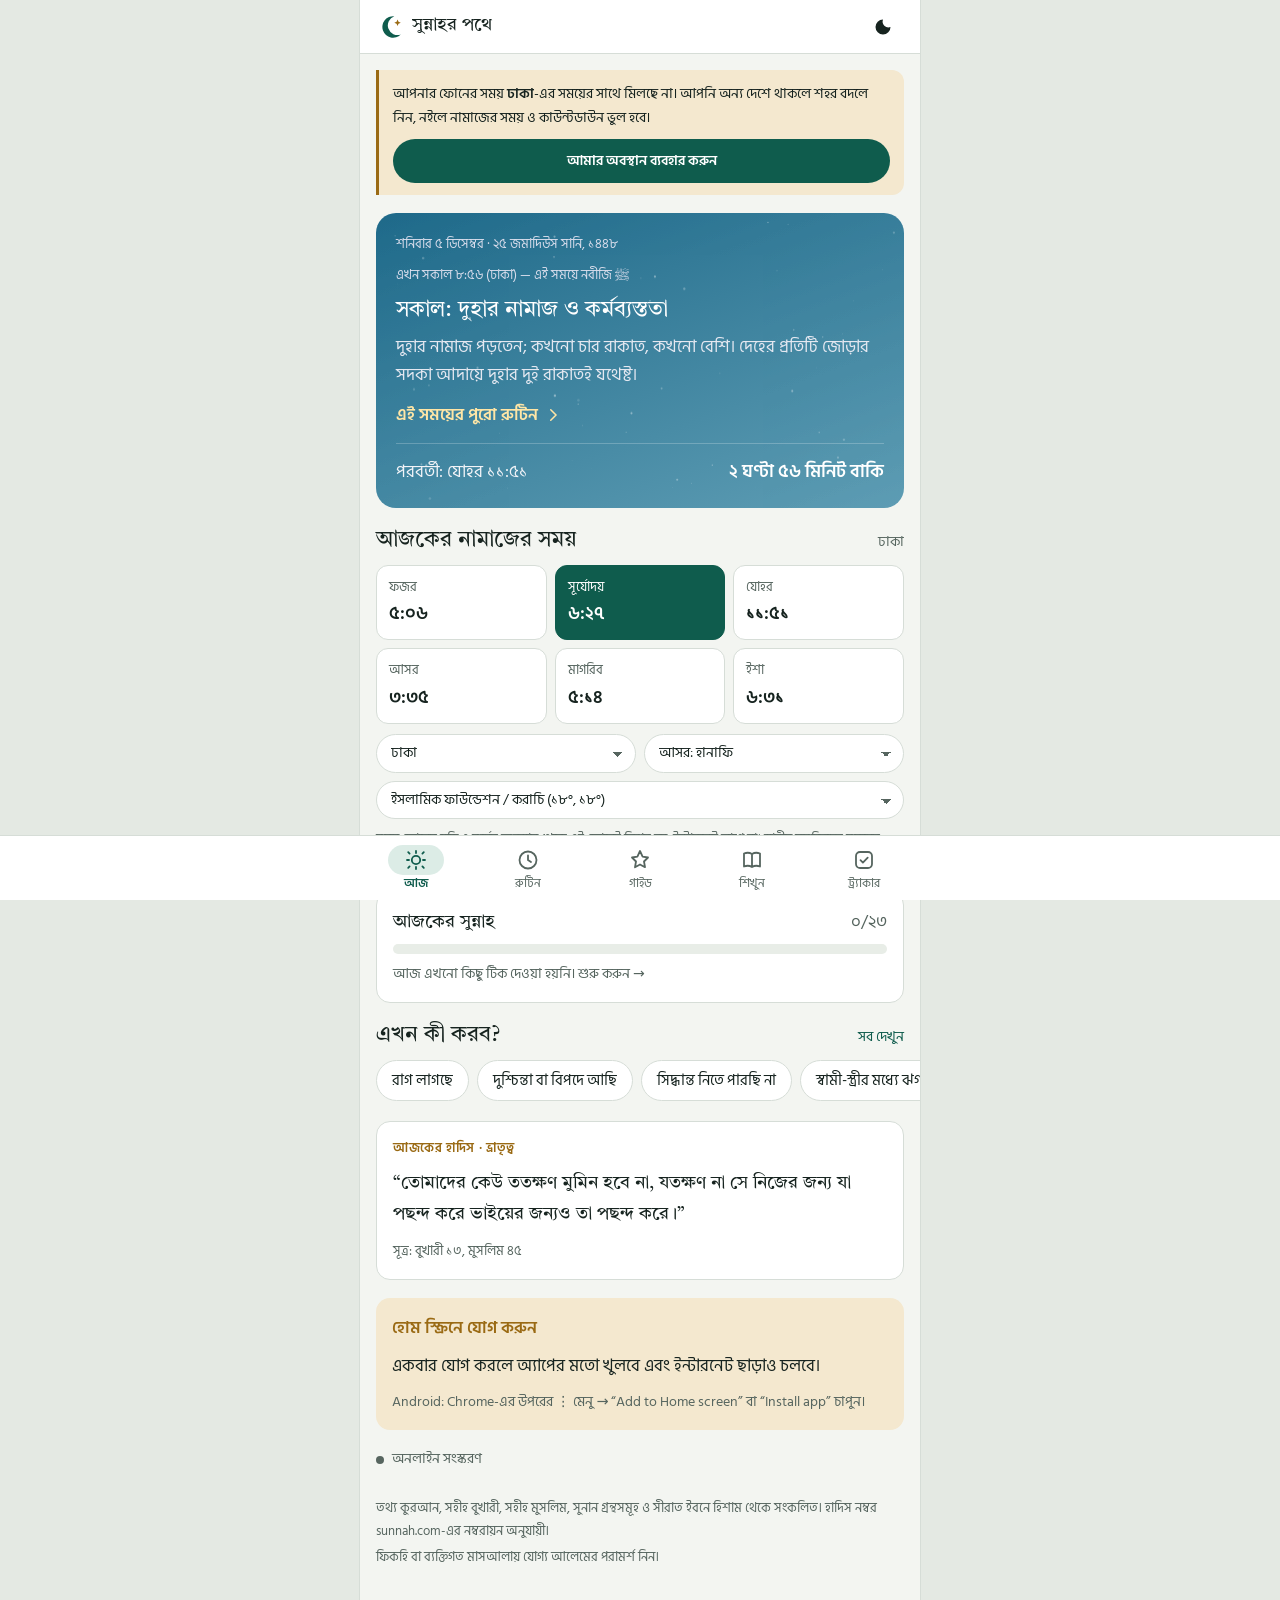
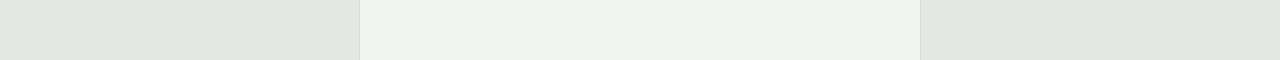
<file: index.html>
<!doctype html>
<html lang="bn">
<head>
<meta charset="utf-8">
<meta name="viewport" content="width=device-width, initial-scale=1, viewport-fit=cover">
<meta name="description" content="নবী মুহাম্মাদ ﷺ-এর দৈনিক রুটিন, জীবনী, উপদেশ, করণীয়-বর্জনীয় ও সুন্নাহ ট্র্যাকার।">
<meta name="theme-color" content="#0f5c4d">
<meta name="mobile-web-app-capable" content="yes">
<meta name="apple-mobile-web-app-capable" content="yes">
<meta name="apple-mobile-web-app-status-bar-style" content="default">
<meta name="apple-mobile-web-app-title" content="সুন্নাহর পথে">
<link rel="manifest" href="manifest.webmanifest">
<link rel="icon" type="image/png" href="icons/icon-192.png">
<link rel="apple-touch-icon" href="icons/apple-touch-icon.png">
<style>:root{padding-top:env(safe-area-inset-top,0px);padding-bottom:env(safe-area-inset-bottom,0px)}[hidden]{display:none!important}img{max-width:100%}</style>
<title>সুন্নাহর পথে</title>
<meta name="claude:viewport-fit-sides" content="cover">
<link rel="stylesheet" href="fonts.css">
<style>
/* Layout: phone-first app shell — top app bar, one scrolling screen, fixed bottom tab bar; on wide screens the shell stays a centered phone-width column */
:root{
  --bg:#f3f5f1; --surface:#ffffff; --sunk:#e8ede7; --fg:#16231f; --muted:#56655f; --line:#d6ddd7;
  --accent:#0f5c4d; --on-accent:#ffffff; --accent-soft:#dcece6; --gold:#9a6a14; --gold-soft:#f4e8cf;
  --lapis:#2a4f8a; --lapis-soft:#e0e8f4;
  --avoid:#a3322a; --avoid-soft:#f6dfdc; --improve:#8a5d0e; --improve-soft:#f4e8cf; --good:#1d6b45; --good-soft:#dcefe3;
  --night:#14233d; --dawn:#5d6f9a; --day:#e3c26a; --dusk:#c9805a; --outer:#e4e9e3;
  --display:"Tiro Bangla","Noto Serif Bengali",serif;
  --body:"Hind Siliguri","Noto Sans Bengali",system-ui,sans-serif;
  --arabic:"Amiri","Noto Naskh Arabic","Traditional Arabic",serif;
  --r:14px; --tabh:64px; --barh:54px;
}
@media (prefers-color-scheme: dark){:root:not([data-theme="light"]){
  --bg:#0d1513; --surface:#16211e; --sunk:#1c2a26; --fg:#e4ebe6; --muted:#9fb0a8; --line:#2b3b36;
  --accent:#5fc2a8; --on-accent:#08231d; --accent-soft:#173630; --gold:#ddb45f; --gold-soft:#3a2e14;
  --lapis:#8fb0ea; --lapis-soft:#1c2a44;
  --avoid:#f08a80; --avoid-soft:#3d1c19; --improve:#ddb45f; --improve-soft:#3a2e14; --good:#6fd39c; --good-soft:#173726;
  --night:#0a1428; --dawn:#3c4c78; --day:#a88a3e; --dusk:#9a5e40; --outer:#080e0c; color-scheme:dark}}
:root[data-theme="dark"]{
  --bg:#0d1513; --surface:#16211e; --sunk:#1c2a26; --fg:#e4ebe6; --muted:#9fb0a8; --line:#2b3b36;
  --accent:#5fc2a8; --on-accent:#08231d; --accent-soft:#173630; --gold:#ddb45f; --gold-soft:#3a2e14;
  --lapis:#8fb0ea; --lapis-soft:#1c2a44;
  --avoid:#f08a80; --avoid-soft:#3d1c19; --improve:#ddb45f; --improve-soft:#3a2e14; --good:#6fd39c; --good-soft:#173726;
  --night:#0a1428; --dawn:#3c4c78; --day:#a88a3e; --dusk:#9a5e40; --outer:#080e0c; color-scheme:dark}

[hidden]{display:none!important}
*{box-sizing:border-box;-webkit-tap-highlight-color:transparent}
html{background:var(--outer)}
body{background:var(--outer);color:var(--fg);font-family:var(--body);font-size:16.5px;line-height:1.7;margin:0}
body::before{content:"";position:fixed;inset:0 0 auto;height:env(safe-area-inset-top,0px);z-index:30;background:var(--surface)}
.shell{max-width:560px;margin:0 auto;min-height:100vh;background:var(--bg);position:relative}
h1,h2,h3{font-family:var(--display);font-weight:400;line-height:1.35;text-wrap:balance;margin:0}
h1{font-size:1.75rem} h2{font-size:1.35rem} h3{font-size:1.12rem}
p{margin:0}
a{color:var(--accent)}
button,select,input{font:inherit;color:inherit}
:focus-visible{outline:3px solid var(--gold);outline-offset:2px;border-radius:6px}
.saw{font-family:var(--arabic);font-weight:400}
.ar{font-family:var(--arabic);direction:rtl;font-size:1.5rem;line-height:2.05}
.ref{display:block;font-size:.8rem;color:var(--muted)}
.ref::before{content:"সূত্র: "}
.muted{color:var(--muted)}
.eyebrow{font-size:.8rem;font-weight:600;letter-spacing:.05em;color:var(--gold)}
.pad{padding-left:max(16px,env(safe-area-inset-left,0px));padding-right:max(16px,env(safe-area-inset-right,0px))}

/* app bar */
.bar{position:sticky;top:env(safe-area-inset-top,0px);z-index:20;height:var(--barh);background:var(--surface);border-bottom:1px solid var(--line);display:flex;align-items:center;gap:8px}
.bar h1{font-size:1.15rem;flex:1;min-width:0;white-space:nowrap;overflow:hidden;text-overflow:ellipsis}
.icon-btn{width:42px;height:42px;border:0;background:transparent;border-radius:50%;display:grid;place-items:center;cursor:pointer;flex:none;color:var(--fg)}
.icon-btn:active{background:var(--sunk)}
.logo{width:28px;height:28px;flex:none}

/* tabs */
.tabs{position:fixed;left:0;right:0;bottom:0;z-index:20;background:var(--surface);border-top:1px solid var(--line);padding-bottom:env(safe-area-inset-bottom,0px)}
.tabs ul{max-width:560px;margin:0 auto;display:grid;grid-template-columns:repeat(5,1fr);list-style:none;padding:0 max(0px,env(safe-area-inset-right,0px)) 0 max(0px,env(safe-area-inset-left,0px));margin-block:0}
.tabs a{height:var(--tabh);display:grid;justify-items:center;align-content:center;gap:2px;text-decoration:none;color:var(--muted);font-size:.74rem;line-height:1.2}
.tabs a svg{width:24px;height:24px}
.tabs a .ic{padding:3px 16px;border-radius:999px;display:grid;place-items:center}
.tabs a[aria-current="page"]{color:var(--accent);font-weight:600}
.tabs a[aria-current="page"] .ic{background:var(--accent-soft)}

main{padding-block:16px calc(var(--tabh) + env(safe-area-inset-bottom,0px) + 28px)}
.view{display:grid;gap:18px}
.sec{display:grid;gap:10px}
.sec-h{display:flex;justify-content:space-between;align-items:baseline;gap:8px}
.sec-h a{font-size:.9rem;text-decoration:none}
.lede{color:var(--muted)}
.card{background:var(--surface);border:1px solid var(--line);border-radius:var(--r);padding:16px}

/* today */
.hero{border-radius:20px;padding:20px;color:#f2f4f8;display:grid;gap:8px;position:relative;overflow:hidden;background:linear-gradient(160deg,var(--sky1),var(--sky2))}
.hero.night{--sky1:#0f1b33;--sky2:#24365e} .hero.dawn{--sky1:#2b3a66;--sky2:#9a6e77} .hero.day{--sky1:#1f6a8a;--sky2:#5e9db4} .hero.dusk{--sky1:#3a2f55;--sky2:#c57a55}
.hero .k{font-size:.82rem;color:#d7dceb}
.hero h2{color:#fff;font-size:1.4rem}
.hero p{color:#e4e8f1}
.hero .go{display:inline-flex;align-items:center;gap:6px;margin-top:4px;color:#ffe6a6;text-decoration:none;font-weight:600}
.hero canvas{position:absolute;inset:0;width:100%;height:100%;pointer-events:none;opacity:.55}
.hero > *{position:relative}
.next{display:flex;justify-content:space-between;align-items:center;gap:10px;margin-top:6px;padding-top:12px;border-top:1px solid rgba(255,255,255,.22)}
.next b{font-size:1.15rem;color:#fff;font-variant-numeric:tabular-nums}
.ptimes{display:grid;grid-template-columns:repeat(3,1fr);gap:8px}
.pt{background:var(--surface);border:1px solid var(--line);border-radius:12px;padding:10px 12px;display:grid;gap:0}
.pt span{font-size:.82rem;color:var(--muted)}
.pt b{font-size:1.15rem;font-weight:600;font-variant-numeric:tabular-nums}
.pt.cur{background:var(--accent);border-color:var(--accent)}
.pt.cur span,.pt.cur b{color:var(--on-accent)}
.loc{display:flex;flex-wrap:wrap;gap:8px;align-items:center}
.sel{flex:1 1 150px;appearance:none;border:1px solid var(--line);background:var(--surface);border-radius:999px;padding:6px 32px 6px 14px;font-size:.9rem;background-image:linear-gradient(45deg,transparent 50%,var(--muted) 50%),linear-gradient(135deg,var(--muted) 50%,transparent 50%);background-position:calc(100% - 17px) 55%,calc(100% - 12px) 55%;background-size:5px 5px;background-repeat:no-repeat;max-width:100%}
.btn{border:0;background:var(--accent);color:var(--on-accent);border-radius:999px;padding:10px 18px;font-weight:600;cursor:pointer;min-height:44px}
.btn.ghost{background:transparent;color:var(--accent);border:1px solid var(--line)}
.progress{height:10px;border-radius:999px;background:var(--sunk);overflow:hidden}
.progress span{display:block;height:100%;background:var(--accent);border-radius:999px;transition:width .3s}
.mini{display:grid;gap:8px;text-decoration:none;color:var(--fg)}
.mini .row{display:flex;justify-content:space-between;align-items:baseline}
.hadith .txt{font-family:var(--display);font-size:1.1rem;line-height:1.75}
.install{display:grid;gap:10px;background:var(--gold-soft);border-radius:var(--r);padding:16px}
.install b{color:var(--gold)}
.status{display:flex;gap:8px;align-items:center;font-size:.85rem;color:var(--muted)}
.dot{width:8px;height:8px;border-radius:50%;background:var(--muted);flex:none}
.dot.on{background:var(--good)}

/* chips */
.chips{display:flex;gap:8px;overflow-x:auto;scrollbar-width:none;padding-bottom:2px;margin-inline:calc(-1 * max(16px,env(safe-area-inset-left,0px))) calc(-1 * max(16px,env(safe-area-inset-right,0px)));padding-inline:max(16px,env(safe-area-inset-left,0px)) max(16px,env(safe-area-inset-right,0px))}
.chips::-webkit-scrollbar{display:none}
.chips.wrap{flex-wrap:wrap;overflow:visible;margin-inline:0;padding-inline:0}
.chip{flex:none;border:1px solid var(--line);background:var(--surface);padding:7px 15px;border-radius:999px;cursor:pointer;font-size:.92rem;white-space:nowrap;min-height:40px;text-decoration:none;color:var(--fg);display:inline-flex;align-items:center}
.chip[aria-pressed="true"]{background:var(--fg);color:var(--bg);border-color:var(--fg)}

/* routine */
.band{position:relative;height:40px;border-radius:10px;overflow:hidden}
.band i{position:absolute;top:0;bottom:0}
.nowline{position:absolute;top:-2px;bottom:-2px;width:3px;margin-left:-1px;background:#fff;box-shadow:0 0 0 1px rgba(0,0,0,.35);border-radius:2px}
.ticks{display:flex;justify-content:space-between;font-size:.72rem;color:var(--muted);margin-top:4px}
.acc{display:grid;gap:8px}
.acc details{scroll-margin-top:calc(var(--barh) + env(safe-area-inset-top,0px) + 12px);background:var(--surface);border:1px solid var(--line);border-radius:var(--r);overflow:hidden}
.acc details.now{border-color:var(--accent);box-shadow:0 0 0 1px var(--accent)}
.acc summary{list-style:none;display:grid;grid-template-columns:10px 1fr auto;gap:12px;align-items:center;padding:14px 16px;cursor:pointer;min-height:56px}
.acc summary::-webkit-details-marker{display:none}
.acc summary .sw{width:10px;height:38px;border-radius:5px;background:var(--c)}
.acc summary .tt{display:grid;gap:0;min-width:0}
.acc summary .tt small{color:var(--muted);font-size:.82rem;font-variant-numeric:tabular-nums}
.acc summary .chev{transition:transform .2s;color:var(--muted)}
.acc details[open] .chev{transform:rotate(180deg)}
.badge{font-size:.72rem;font-weight:600;padding:1px 8px;border-radius:999px;background:var(--accent);color:var(--on-accent);margin-left:6px;vertical-align:2px}
.acc .inner{padding:0 16px 16px;display:grid;gap:14px}
.steps{list-style:none;margin:0;padding:0;counter-reset:s}
.steps li{display:grid;grid-template-columns:30px 1fr;gap:10px;padding-block:10px;border-bottom:1px solid var(--line);counter-increment:s}
.steps li:last-child{border-bottom:0}
.steps li::before{content:counter(s,bengali);width:28px;height:28px;border-radius:50%;background:var(--sunk);display:grid;place-items:center;font-size:.85rem;font-weight:600}
.steps li > div{min-width:0}
.dua{background:var(--bg);border:1px solid var(--line);border-radius:12px;padding:14px;display:grid;gap:6px}
.dua .tr{font-style:italic;color:var(--muted)}
.dua .lbl{font-size:.78rem;font-weight:600;letter-spacing:.04em;color:var(--gold)}
.today{background:var(--accent-soft);border-radius:12px;padding:12px 14px;display:grid;gap:4px}
.today b{color:var(--accent)}
.note{border-left:3px solid var(--gold);background:var(--gold-soft);padding:12px 14px;border-radius:0 12px 12px 0;font-size:.9rem}

/* learn list */
.list{background:var(--surface);border:1px solid var(--line);border-radius:var(--r);overflow:hidden}
.list a{display:grid;grid-template-columns:44px 1fr 18px;gap:14px;align-items:center;padding:14px 16px;text-decoration:none;color:var(--fg);border-bottom:1px solid var(--line);min-height:64px}
.list a:last-child{border-bottom:0}
.list a:active{background:var(--sunk)}
.list .li-ic{width:44px;height:44px;border-radius:12px;background:var(--accent-soft);color:var(--accent);display:grid;place-items:center;font-family:var(--display);font-size:1.2rem}
.list .li-t{display:grid;min-width:0}
.list .li-t small{color:var(--muted);font-size:.85rem;line-height:1.45}

/* islam */
.pillars{display:grid;gap:8px}
.pillar{display:grid;grid-template-columns:40px 1fr;gap:12px;align-items:start}
.pillar .num{font-family:var(--display);font-size:1.6rem;color:var(--gold);line-height:1.2;text-align:center}
.triad{display:grid;gap:8px}
.triad > div{padding:14px;background:var(--accent-soft);border-radius:12px}
.quote{display:grid;gap:4px;padding-block:12px;border-bottom:1px solid var(--line)}
.quote:last-child{border-bottom:0}

/* seerah */
.timeline{position:relative;padding-left:24px;display:grid}
.timeline::before{content:"";position:absolute;left:6px;top:8px;bottom:8px;width:2px;background:var(--line)}
.ev{position:relative;padding-block:12px;display:grid;gap:4px}
.ev::before{content:"";position:absolute;left:-23px;top:20px;width:12px;height:12px;border-radius:50%;background:var(--bg);border:2px solid var(--accent)}
.ev.madinah::before{border-color:var(--lapis)}
.ev.key::before{background:var(--gold);border-color:var(--gold)}
.ev .yr{font-size:.85rem;color:var(--muted);font-variant-numeric:tabular-nums}
.ev .yr b{color:var(--fg)}
.lesson{font-size:.92rem;color:var(--accent)}
.lesson::before{content:"শিক্ষা: ";font-weight:600}

/* family, cases, war */
.fam-sec ul{margin:0;padding-left:1.1em;display:grid;gap:10px}
.case{display:grid;gap:10px}
.case .k{font-size:.78rem;font-weight:600;letter-spacing:.04em;color:var(--gold);display:block}
.case .pr{background:var(--accent-soft);border-radius:10px;padding:10px 12px}
.rules{list-style:none;padding:0;margin:0;display:grid;gap:8px}
.rules li{padding:12px 14px;border-left:3px solid var(--lapis);background:var(--lapis-soft);border-radius:0 12px 12px 0;display:grid;gap:2px}
.battle{display:grid;gap:4px;padding-block:12px;border-bottom:1px solid var(--line)}
.battle:last-child{border-bottom:0}
.battle .meta{display:flex;flex-wrap:wrap;gap:6px}

/* practice */
.legend{display:grid;grid-template-columns:repeat(3,1fr);gap:6px}
.legend > div{padding:10px;border-radius:12px;font-size:.8rem;line-height:1.4;display:grid;gap:2px}
.legend b{font-size:.92rem}
.lg-avoid{background:var(--avoid-soft)} .lg-avoid b{color:var(--avoid)}
.lg-improve{background:var(--improve-soft)} .lg-improve b{color:var(--improve)}
.lg-good{background:var(--good-soft)} .lg-good b{color:var(--good)}
.search{width:100%;padding:11px 16px;border:1px solid var(--line);border-radius:999px;background:var(--surface);min-height:46px}
.pc{background:var(--surface);border:1px solid var(--line);border-radius:var(--r);padding:14px 16px;display:grid;gap:8px;border-top:4px solid var(--c)}
.pc.avoid{--c:var(--avoid)} .pc.improve{--c:var(--improve)} .pc.good{--c:var(--good)}
.pc .top{display:flex;gap:6px;flex-wrap:wrap}
.pill{font-size:.76rem;font-weight:600;padding:2px 10px;border-radius:999px;background:var(--sunk);color:var(--muted)}
.pill.c{background:color-mix(in srgb,var(--c) 15%,transparent);color:var(--c)}
.pc dl{margin:0;display:grid;gap:6px}
.pc dt{font-size:.78rem;font-weight:600;color:var(--muted)}
.pc dd{margin:0;font-size:.95rem}

/* advice */
.adv{display:grid;gap:10px}
.adv article{display:grid;gap:8px}
.adv .txt{font-family:var(--display);font-size:1.06rem;line-height:1.75}
.adv .row{display:flex;justify-content:space-between;align-items:end;gap:8px}
.copy{border:1px solid var(--line);background:transparent;border-radius:999px;padding:4px 14px;font-size:.82rem;cursor:pointer;color:var(--muted);flex:none;min-height:36px}

/* tracker */
.ring-card{display:grid;grid-template-columns:auto 1fr;gap:18px;align-items:center}
.ring{position:relative;width:120px;height:120px}
.ring svg{transform:rotate(-90deg)}
.ring .v{position:absolute;inset:0;display:grid;place-items:center;text-align:center;font-family:var(--display);font-size:1.6rem;line-height:1.1}
.ring .v small{display:block;font-family:var(--body);font-size:.72rem;color:var(--muted)}
.week{display:flex;gap:6px;align-items:flex-end;height:64px}
.week div{flex:1;display:grid;gap:3px;justify-items:center;font-size:.68rem;color:var(--muted)}
.week span{display:block;width:100%;max-width:22px;background:var(--accent);border-radius:4px 4px 0 0;min-height:3px}
.tgroup{display:grid;gap:2px}
.tgroup h3{font-size:1rem;color:var(--muted);padding:4px 2px}
.titem{display:grid;grid-template-columns:30px 1fr;gap:10px;padding:10px 12px;border-radius:12px;cursor:pointer;align-items:start;background:var(--surface);border:1px solid var(--line)}
.titem input{width:22px;height:22px;margin-top:3px;accent-color:var(--accent)}
.titem.done{background:var(--accent-soft);border-color:transparent}
.titem.done .lbl{color:var(--muted);text-decoration:line-through}

.foot{font-size:.82rem;color:var(--muted);display:grid;gap:4px;padding-top:8px}
@media (min-width:600px){ .shell{box-shadow:0 0 0 1px var(--line)} }
@media (prefers-reduced-motion:reduce){*{transition:none!important}}
</style>
</head>
<body>


<div class="shell">
  <header class="bar pad">
    <button class="icon-btn" id="backBtn" aria-label="ফিরে যান" hidden>
      <svg width="22" height="22" viewBox="0 0 24 24" aria-hidden="true"><path d="M15 5l-7 7 7 7" fill="none" stroke="currentColor" stroke-width="2.2" stroke-linecap="round" stroke-linejoin="round"/></svg>
    </button>
    <svg class="logo" id="logo" viewBox="0 0 26 26" aria-hidden="true"><path d="M17 3a10 10 0 1 0 6 17A8 8 0 1 1 17 3z" fill="var(--accent)"/><path d="M20 6l.9 2.1 2.1.9-2.1.9L20 12l-.9-2.1-2.1-.9 2.1-.9z" fill="var(--gold)"/></svg>
    <h1 id="barTitle">সুন্নাহর পথে</h1>
    <button class="icon-btn" id="themeBtn" aria-label="আলো/অন্ধকার থিম বদলান">
      <svg width="20" height="20" viewBox="0 0 24 24" aria-hidden="true"><path d="M12 3a9 9 0 1 0 9 9 7 7 0 0 1-9-9z" fill="currentColor"/></svg>
    </button>
  </header>
  <main class="pad" id="app"></main>
</div>
<nav class="tabs" aria-label="প্রধান মেনু"><ul id="tabs"></ul></nav>
<script>
const bnD = "০১২৩৪৫৬৭৮৯";
const bn = s => String(s).replace(/\d/g, d => bnD[d]);
const esc = s => String(s).replace(/[&<>"]/g, c => ({"&":"&amp;","<":"&lt;",">":"&gt;",'"':"&quot;"}[c]));
const $ = (s, el=document) => el.querySelector(s);
const store = {
  get(k, d){ try{ const v = localStorage.getItem(k); return v ? JSON.parse(v) : d }catch(e){ return d } },
  set(k, v){ try{ localStorage.setItem(k, JSON.stringify(v)) }catch(e){} }
};

/* ---------------- DATA ---------------- */

const ROUTINE = [
  {id:"tahajjud", s:3.5, e:4.75, short:"তাহাজ্জুদ", title:"শেষ রাত: জাগরণ ও তাহাজ্জুদ", time:"রাতের শেষ তৃতীয়াংশ",
   intro:"নবীজি ﷺ রাতের প্রথম ভাগে ঘুমাতেন এবং শেষ ভাগে উঠে নামাজে দাঁড়াতেন। দীর্ঘ সময় দাঁড়িয়ে থাকায় তাঁর পা ফুলে যেত। কেউ জিজ্ঞেস করলে বলতেন, “আমি কি কৃতজ্ঞ বান্দা হব না?”",
   introRef:"বুখারী 4837, মুসলিম 2820",
   steps:[
     ["ঘুম থেকে উঠে হাত দিয়ে মুখমণ্ডল মুছতেন এবং জাগরণের দোয়া পড়তেন।","বুখারী 6312, 183"],
     ["আসমানের দিকে তাকিয়ে সূরা আলে ইমরানের শেষ দশ আয়াত (১৯০–২০০) তিলাওয়াত করতেন।","বুখারী 183"],
     ["মিসওয়াক দিয়ে দাঁত পরিষ্কার করতেন।","বুখারী 245, মুসলিম 255"],
     ["উত্তমরূপে অজু করতেন।","বুখারী 183"],
     ["সাধারণত বিতরসহ ১১ রাকাত নামাজ পড়তেন, দীর্ঘ কিরাআত ও সিজদাসহ।","বুখারী 1147"],
     ["আয়েশা (রা.)-কে বিতরের জন্য জাগিয়ে দিতেন।","বুখারী 512, মুসলিম 744"],
     ["সাহরির সময় ইস্তিগফার করতেন; এটি দোয়া কবুলের সময়, আল্লাহ বলেন: “কে আমাকে ডাকবে, আমি সাড়া দেব?”","বুখারী 1145"]
   ],
   dua:{ar:"الْحَمْدُ لِلَّهِ الَّذِي أَحْيَانَا بَعْدَ مَا أَمَاتَنَا وَإِلَيْهِ النُّشُورُ", tr:"আলহামদু লিল্লাহিল্লাযী আহইয়ানা বা‘দা মা আমাতানা ওয়া ইলাইহিন নুশূর", mean:"সমস্ত প্রশংসা আল্লাহর, যিনি আমাদের মৃত্যুর (ঘুমের) পর জীবিত করলেন, আর তাঁর কাছেই প্রত্যাবর্তন।", ref:"বুখারী 6312", lbl:"ঘুম থেকে উঠার দোয়া"},
   today:"ফজরের ২০ মিনিট আগে অ্যালার্ম দিন। শুরুতে মাত্র ২ রাকাত নামাজ, তারপর কিছুক্ষণ দোয়া। অল্প হলেও নিয়মিত হোক।"},
  {id:"fajr", s:4.75, e:5.5, short:"ফজর", title:"ফজর: সুন্নাত ও জামাআত", time:"সুবহে সাদিক থেকে",
   intro:"ফজরের আগের দুই রাকাত সুন্নাতকে তিনি দুনিয়া ও তার সবকিছুর চেয়ে উত্তম বলেছেন এবং কখনো ছাড়তেন না।",
   introRef:"মুসলিম 725, বুখারী 1169",
   steps:[
     ["ঘরে ফজরের দুই রাকাত সুন্নাত সংক্ষেপে পড়তেন।","বুখারী 1171"],
     ["সুন্নাতের পর কিছুক্ষণ ডান কাতে শুয়ে বিশ্রাম নিতেন, তারপর মসজিদে যেতেন।","বুখারী 1160"],
     ["মসজিদে প্রবেশের দোয়া পড়ে ডান পা দিয়ে প্রবেশ করতেন।","মুসলিম 713"],
     ["জামাআতে ফজরের ইমামতি করতেন; ফজরে কিরাআত দীর্ঘ করতেন।","মুসলিম 458"]
   ],
   dua:{ar:"اللَّهُمَّ افْتَحْ لِي أَبْوَابَ رَحْمَتِكَ", tr:"আল্লাহুম্মাফ তাহ লী আবওয়াবা রাহমাতিক", mean:"হে আল্লাহ, আমার জন্য আপনার রহমতের দরজাগুলো খুলে দিন।", ref:"মুসলিম 713", lbl:"মসজিদে প্রবেশের দোয়া"},
   today:"ফজরের সুন্নাত দুই রাকাত কখনো বাদ দেবেন না। পুরুষরা জামাআতে, নারীরা ঘরে প্রথম ওয়াক্তে পড়ার চেষ্টা করুন।"},
  {id:"ishraq", s:5.5, e:6.5, short:"জিকির", title:"সূর্যোদয় পর্যন্ত: জিকির ও সাহাবীদের সাথে বসা", time:"ফজরের পর থেকে সূর্য ভালোভাবে উঠা পর্যন্ত",
   intro:"ফজরের পর তিনি নিজের জায়গায় বসে থাকতেন যতক্ষণ না সূর্য ভালোভাবে উঠত। সাহাবীরা জাহেলী যুগের কথা বলে হাসতেন, আর তিনি মুচকি হাসতেন।",
   introRef:"মুসলিম 670",
   steps:[
     ["সকালের জিকির ও দোয়া পড়তেন।","মুসলিম 2723, আবু দাউদ 5068"],
     ["সাহাবীদের দিকে মুখ করে বসতেন, কেউ স্বপ্ন দেখলে জিজ্ঞেস করতেন।","বুখারী 1386"],
     ["দিনে সত্তর বারের বেশি ইস্তিগফার ও তওবা করতেন।","বুখারী 6307"],
     ["উম্মতের জন্য সকালে বরকতের দোয়া করেছেন: “হে আল্লাহ, আমার উম্মতের সকালে বরকত দিন।”","আবু দাউদ 2606, তিরমিযী 1212"]
   ],
   dua:{ar:"أَصْبَحْنَا وَأَصْبَحَ الْمُلْكُ لِلَّهِ، وَالْحَمْدُ لِلَّهِ، لَا إِلَٰهَ إِلَّا اللَّهُ وَحْدَهُ لَا شَرِيكَ لَهُ", tr:"আসবাহনা ওয়া আসবাহাল মুলকু লিল্লাহ, ওয়াল হামদু লিল্লাহ, লা ইলাহা ইল্লাল্লাহু ওয়াহদাহু লা শারীকা লাহ", mean:"আমরা সকালে উপনীত হলাম এবং রাজত্বও আল্লাহর জন্য সকালে উপনীত হলো। সব প্রশংসা আল্লাহর। আল্লাহ ছাড়া কোনো ইলাহ নেই, তিনি এক, তাঁর কোনো শরীক নেই।", ref:"মুসলিম 2723", lbl:"সকালের জিকির"},
   today:"ফজরের পর ফোন হাতে নেওয়ার আগে ১০ মিনিট সকালের জিকির ও কুরআন তিলাওয়াত করুন। সকালের এই সময়ে কঠিন কাজগুলো শুরু করুন, এতে বরকত আছে।"},
  {id:"duha", s:6.5, e:11.75, short:"দুহা ও কাজ", title:"সকাল: দুহার নামাজ ও কর্মব্যস্ততা", time:"সূর্য উপরে উঠার পর থেকে দুপুরের আগ পর্যন্ত",
   intro:"দিনের এই অংশে তিনি মানুষের সাথে দেখা করতেন, শিক্ষা দিতেন, বিচার করতেন, প্রতিনিধিদল গ্রহণ করতেন, অসুস্থদের দেখতে যেতেন এবং ঘরের কাজে সাহায্য করতেন।",
   introRef:"বুখারী 676",
   steps:[
     ["দুহার নামাজ পড়তেন; কখনো চার রাকাত, কখনো বেশি। দেহের প্রতিটি জোড়ার সদকা আদায়ে দুহার দুই রাকাতই যথেষ্ট।","মুসলিম 719, 720"],
     ["মসজিদে সাহাবীদের শিক্ষা দিতেন, প্রশ্নের উত্তর দিতেন।","বুখারী 59"],
     ["অসুস্থদের দেখতে যেতেন, জানাযায় শরীক হতেন।","বুখারী 1240, মুসলিম 2162"],
     ["বাজারে যেতেন এবং ব্যবসায়ীদের সততা তদারকি করতেন; শস্যের নিচে ভেজা অংশ লুকানো দেখে বললেন, “যে প্রতারণা করে সে আমার দলভুক্ত নয়।”","মুসলিম 102"],
     ["ঘরে থাকলে পরিবারের কাজে সাহায্য করতেন: কাপড় সেলাই, জুতা মেরামত, ছাগলের দুধ দোহন।","বুখারী 676; মুসনাদে আহমাদ"],
     ["ঘর থেকে বের হওয়ার দোয়া পড়তেন।","আবু দাউদ 5095"]
   ],
   dua:{ar:"بِسْمِ اللَّهِ، تَوَكَّلْتُ عَلَى اللَّهِ، وَلَا حَوْلَ وَلَا قُوَّةَ إِلَّا بِاللَّهِ", tr:"বিসমিল্লাহি তাওয়াক্কালতু ‘আলাল্লাহ, ওয়া লা হাওলা ওয়া লা কুওয়াতা ইল্লা বিল্লাহ", mean:"আল্লাহর নামে (বের হলাম), আল্লাহর উপর ভরসা করলাম। আল্লাহ ছাড়া কোনো শক্তি ও সামর্থ্য নেই।", ref:"আবু দাউদ 5095, তিরমিযী 3426", lbl:"ঘর থেকে বের হওয়ার দোয়া"},
   today:"অফিস বা কাজে যাওয়ার আগে ২ রাকাত দুহা পড়ুন। কাজে সততা রাখুন, মাপে কম দেবেন না। সপ্তাহে অন্তত একজন অসুস্থ বা একাকী মানুষের খোঁজ নিন।"},
  {id:"dhuhr", s:11.75, e:15.5, short:"যোহর", title:"দুপুর: খাবার, কায়লুলা ও যোহর", time:"মধ্যাহ্ন থেকে আসরের আগ পর্যন্ত",
   intro:"দুপুরে সামান্য বিশ্রাম (কায়লুলা) সুন্নাত। জুমার দিন সাহাবীরা জুমার নামাজের পরে দুপুরের খাবার ও বিশ্রাম নিতেন।",
   introRef:"বুখারী 939",
   steps:[
     ["সাদামাটা খাবার খেতেন; কখনো খাবারের দোষ ধরতেন না। পছন্দ হলে খেতেন, না হলে রেখে দিতেন।","বুখারী 5409"],
     ["“বিসমিল্লাহ” বলে ডান হাতে নিজের সামনে থেকে খেতেন।","বুখারী 5376"],
     ["পেটের এক-তৃতীয়াংশ খাবার, এক-তৃতীয়াংশ পানি, এক-তৃতীয়াংশ খালি রাখতে বলেছেন।","তিরমিযী 2380"],
     ["দুপুরে অল্প সময় বিশ্রাম নিতেন (কায়লুলা)।","বুখারী 939"],
     ["যোহরের আগে চার রাকাত ও পরে দুই রাকাত সুন্নাত নিয়মিত পড়তেন।","বুখারী 1182, মুসলিম 730"]
   ],
   dua:{ar:"الْحَمْدُ لِلَّهِ الَّذِي أَطْعَمَنِي هَٰذَا وَرَزَقَنِيهِ مِنْ غَيْرِ حَوْلٍ مِنِّي وَلَا قُوَّةٍ", tr:"আলহামদু লিল্লাহিল্লাযী আত‘আমানী হাযা ওয়া রাযাকানীহি মিন গাইরি হাওলিম মিন্নী ওয়া লা কুওয়াহ", mean:"সমস্ত প্রশংসা আল্লাহর, যিনি আমার কোনো শক্তি ও সামর্থ্য ছাড়াই আমাকে এটি খাওয়ালেন ও রিজিক দিলেন।", ref:"আবু দাউদ 4023, তিরমিযী 3458", lbl:"খাওয়ার পরের দোয়া"},
   today:"খাওয়ার শুরুতে বিসমিল্লাহ, শেষে আলহামদুলিল্লাহ। ভুলে গেলে বলুন “বিসমিল্লাহি আওয়ালাহু ওয়া আখিরাহু” (আবু দাউদ ৩৭৬৭)। সম্ভব হলে দুপুরে ১৫–২০ মিনিট বিশ্রাম নিন।"},
  {id:"asr", s:15.5, e:17.5, short:"আসর", title:"বিকেল: আসর ও পরিবারের সাথে সময়", time:"আসর থেকে মাগরিবের আগ পর্যন্ত",
   intro:"আসরের নামাজ শেষে তিনি স্ত্রীদের প্রত্যেকের ঘরে যেতেন, খোঁজখবর নিতেন ও কাছে বসতেন।",
   introRef:"বুখারী 5216",
   steps:[
     ["আসরের নামাজ গুরুত্বের সাথে আদায় করতেন; আসর ছুটে যাওয়াকে পরিবার-সম্পদ হারানোর মতো ক্ষতি বলেছেন।","বুখারী 552"],
     ["আসরের পর একে একে প্রত্যেক স্ত্রীর ঘরে গিয়ে খোঁজ নিতেন।","বুখারী 5216"],
     ["শিশুদের সাথে খেলতেন, সালাম দিতেন, স্নেহ করতেন।","বুখারী 6247, 5997"],
     ["সন্ধ্যার জিকির পড়তেন।","মুসলিম 2723"]
   ],
   dua:{ar:"أَمْسَيْنَا وَأَمْسَى الْمُلْكُ لِلَّهِ، وَالْحَمْدُ لِلَّهِ", tr:"আমসাইনা ওয়া আমসাল মুলকু লিল্লাহ, ওয়াল হামদু লিল্লাহ", mean:"আমরা সন্ধ্যায় উপনীত হলাম এবং রাজত্বও আল্লাহর জন্য সন্ধ্যায় উপনীত হলো। সব প্রশংসা আল্লাহর।", ref:"মুসলিম 2723", lbl:"সন্ধ্যার জিকির"},
   today:"কাজ থেকে ফিরে ফোন সরিয়ে পরিবারের প্রত্যেকের সাথে কয়েক মিনিট আলাদা করে কথা বলুন। বাচ্চাদের সাথে খেলুন।"},
  {id:"maghrib", s:17.5, e:19, short:"মাগরিব", title:"সন্ধ্যা: মাগরিব ও রাতের খাবার", time:"সূর্যাস্তের পরপরই",
   intro:"মাগরিবের নামাজ তিনি সূর্য ডোবার পর দেরি না করে আদায় করতেন। সন্ধ্যায় শিশুদের ঘরে রাখতে বলেছেন।",
   introRef:"বুখারী 561, 3280",
   steps:[
     ["সূর্যাস্তের পরপরই মাগরিব আদায় করতেন।","বুখারী 561"],
     ["মাগরিবের পর দুই রাকাত সুন্নাত ঘরে পড়তেন।","বুখারী 1180"],
     ["সন্ধ্যা নামলে শিশুদের বাইরে না রাখতে, দরজা বন্ধ করার সময় বিসমিল্লাহ বলতে বলেছেন।","বুখারী 3280"],
     ["পরিবারের সাথে একসাথে খাবার খেতেন; একসাথে খেলে বরকত হয়।","আবু দাউদ 3764"]
   ],
   dua:null,
   today:"মাগরিবের পর টিভি বা ফোনের আগে পরিবার নিয়ে ১০ মিনিট কুরআন বা হাদিস পড়ুন। রাতের খাবার একসাথে খান।"},
  {id:"isha", s:19, e:21.5, short:"ইশা", title:"রাত: ইশা ও পরিবারের সাথে গল্প", time:"ইশার ওয়াক্ত",
   intro:"ইশার আগে ঘুমানো এবং ইশার পর অনর্থক গল্প করা তিনি অপছন্দ করতেন। তবে পরিবারের সাথে কথা বলা ও উপকারী আলোচনা করতেন।",
   introRef:"বুখারী 568",
   steps:[
     ["ইশার নামাজ জামাআতে পড়তেন, কখনো একটু দেরিতে।","বুখারী 571"],
     ["ইশার পর দুই রাকাত সুন্নাত ও বিতর পড়তেন (রাতে না উঠার আশঙ্কা থাকলে ঘুমের আগেই বিতর)।","মুসলিম 755"],
     ["ঘরে আয়েশা (রা.)-এর এগারোজন নারীর দীর্ঘ গল্প (উম্মে যারআর হাদিস) মনোযোগ দিয়ে শুনেছিলেন, তারপর বলেছেন, “আমি তোমার কাছে আবু যারআর মতো।”","বুখারী 5189"],
     ["একবার আয়েশা (রা.)-এর সাথে দৌড় প্রতিযোগিতা করেছেন।","আবু দাউদ 2578"],
     ["আয়েশা (রা.) যে জায়গায় মুখ রেখে পান করতেন, তিনিও পাত্রের সেই জায়গায় মুখ রেখে পান করতেন।","মুসলিম 300"]
   ],
   dua:null,
   today:"স্ত্রী/স্বামীর কথা মনোযোগ দিয়ে শুনুন, বাধা না দিয়ে। ইশার পর অপ্রয়োজনীয় স্ক্রলিং বন্ধ করে তাড়াতাড়ি ঘুমান, যাতে ফজরে উঠা সহজ হয়।"},
  {id:"sleep", s:21.5, e:27.5, short:"ঘুম", title:"ঘুমানোর আগে: সুন্নাত আমল", time:"ইশার পর থেকে শেষ রাত পর্যন্ত",
   intro:"নবীজি ﷺ প্রতিরাতে ঘুমানোর আগে কিছু আমল কখনো ছাড়তেন না। তাঁর বিছানা ছিল চামড়ার, ভেতরে খেজুরের আঁশ।",
   introRef:"বুখারী 6456",
   steps:[
     ["ঘুমের আগে অজু করতেন এবং অজু করে ঘুমাতে বলেছেন।","বুখারী 247"],
     ["বিছানা কাপড়ের প্রান্ত দিয়ে তিনবার ঝেড়ে নিতেন।","বুখারী 6320"],
     ["দুই হাত একত্র করে সূরা ইখলাস, ফালাক ও নাস পড়ে ফুঁ দিয়ে সারা শরীরে তিনবার মাসেহ করতেন।","বুখারী 5017"],
     ["আয়াতুল কুরসি পড়ার কথা বলেছেন: সকাল পর্যন্ত আল্লাহর পক্ষ থেকে রক্ষক থাকে।","বুখারী 2311"],
     ["সূরা আস-সাজদা ও সূরা মুলক না পড়ে ঘুমাতেন না।","তিরমিযী 2892"],
     ["ফাতিমা ও আলী (রা.)-কে শিখিয়েছেন: সুবহানাল্লাহ ৩৩, আলহামদুলিল্লাহ ৩৩, আল্লাহু আকবার ৩৪ বার।","বুখারী 3705"],
     ["ডান কাতে শুয়ে ডান হাত গালের নিচে রাখতেন এবং ঘুমের দোয়া পড়তেন।","বুখারী 6314, 6324"]
   ],
   dua:{ar:"بِاسْمِكَ اللَّهُمَّ أَمُوتُ وَأَحْيَا", tr:"বিসমিকা আল্লাহুম্মা আমূতু ওয়া আহইয়া", mean:"হে আল্লাহ, আপনার নামেই আমি মৃত্যুবরণ করি (ঘুমাই) এবং জীবিত হই (জাগি)।", ref:"বুখারী 6324", lbl:"ঘুমানোর দোয়া"},
   today:"রাতের এই ৫ মিনিটের রুটিন নিয়মিত করুন: অজু → তিন কুল পড়ে ফুঁ → আয়াতুল কুরসি → তাসবিহ → ডান কাতে শুয়ে দোয়া।"}
];
const WEEKLY = [
  ["সোমবার ও বৃহস্পতিবার রোজা","এই দুই দিন আমল আল্লাহর কাছে পেশ করা হয়, তাই রোজা রাখতেন। সোমবার তাঁর জন্মদিন।","তিরমিযী 747, মুসলিম 1162"],
  ["আইয়ামে বীজ","প্রতি চান্দ্রমাসের ১৩, ১৪, ১৫ তারিখ রোজা রাখতে উৎসাহ দিয়েছেন।","নাসাঈ 2420, তিরমিযী 761"],
  ["জুমার দিন","গোসল, পরিষ্কার পোশাক, সুগন্ধি, আগে আগে মসজিদে যাওয়া, সূরা কাহফ ও বেশি বেশি দরুদ।","বুখারী 883, আবু দাউদ 1047"],
  ["মাসে অন্তত একবার কুরআন খতম","আবদুল্লাহ ইবনে আমর (রা.)-কে মাসে এক খতম করতে বলেছিলেন।","বুখারী 5054"]
];

const SEERAH = [
  {era:"makkah", y:"৫৭০ খ্রি.", a:"জন্ম", key:1, t:"হাতির বছরে মক্কায় জন্ম", d:"রবিউল আউয়াল মাসে, সোমবার। জন্মের আগেই পিতা আবদুল্লাহ ইন্তেকাল করেন। দুধমাতা হালিমা সাদিয়ার কাছে বনু সা‘দে শৈশব কাটে।", l:"অভাব ও এতিমত্ব মানুষকে ছোট করে না; আল্লাহ যাকে চান তাকে বড় করেন।", r:"মুসলিম 1162, সূরা আদ-দুহা ৬"},
  {era:"makkah", y:"৫৭৬ খ্রি.", a:"৬ বছর", t:"মা আমিনার ইন্তেকাল", d:"মদিনা থেকে ফেরার পথে আবওয়া নামক স্থানে মা মারা যান। দাদা আবদুল মুত্তালিব দায়িত্ব নেন, দুই বছর পর তিনিও মারা গেলে চাচা আবু তালিব লালনপালন করেন।", l:"এতিমের প্রতি দয়া। তিনি বলেছেন, এতিমের অভিভাবক জান্নাতে আমার এত কাছে থাকবে (দুই আঙুলের মতো)।", r:"বুখারী 5304, সীরাত ইবনে হিশাম"},
  {era:"makkah", y:"প্রায় ৫৯০ খ্রি.", a:"প্রায় ২০ বছর", t:"হিলফুল ফুযুল", d:"মজলুমের অধিকার আদায়ে মক্কার নেতাদের সাথে অঙ্গীকারে অংশ নেন। নবুয়তের পরেও বলেছেন, এমন চুক্তিতে ডাকলে আজও সাড়া দেব।", l:"ন্যায়ের পক্ষে জোট বাঁধা ধর্মের অংশ, জাতি-ধর্ম নির্বিশেষে।", r:"সীরাত ইবনে হিশাম, বায়হাকী"},
  {era:"makkah", y:"৫৯৫ খ্রি.", a:"২৫ বছর", key:1, t:"খাদিজা (রা.)-র সাথে বিবাহ", d:"খাদিজার ব্যবসা নিয়ে সিরিয়া যান; তাঁর সততায় মুগ্ধ হয়ে খাদিজা বিয়ের প্রস্তাব দেন। ‘আল-আমিন’ (বিশ্বস্ত) নামে পরিচিত ছিলেন।", l:"সততা ও আমানতদারিই সবচেয়ে বড় পুঁজি।", r:"সীরাত ইবনে হিশাম"},
  {era:"makkah", y:"৬০৫ খ্রি.", a:"৩৫ বছর", t:"হাজরে আসওয়াদ স্থাপন বিরোধ মীমাংসা", d:"কাবা পুনর্নির্মাণের সময় গোত্রগুলো যুদ্ধের দ্বারপ্রান্তে। তিনি চাদর বিছিয়ে পাথর রাখলেন, প্রতি গোত্রের নেতাকে চাদর ধরতে দিলেন, তারপর নিজ হাতে স্থাপন করলেন।", l:"সবাইকে মর্যাদা দিয়ে সমাধান করা যায়; কাউকে বাদ দিয়ে নয়।", r:"সীরাত ইবনে হিশাম"},
  {era:"makkah", y:"৬১০ খ্রি.", a:"৪০ বছর", key:1, t:"হেরা গুহায় প্রথম ওহি", d:"জিবরাঈল (আ.) এসে বললেন, “ইকরা” (পড়ুন)। ভীত অবস্থায় ঘরে ফিরলে খাদিজা (রা.) সান্ত্বনা দিলেন: “আল্লাহ আপনাকে কখনো লাঞ্ছিত করবেন না; আপনি আত্মীয়তা রক্ষা করেন, দুর্বলের বোঝা বহন করেন, অতিথির সেবা করেন।”", l:"ইসলামের প্রথম শব্দ ‘পড়ো’। আর ভালো চরিত্রই নবুয়তের আগে তাঁর পরিচয় ছিল।", r:"বুখারী 3, সূরা আলাক ১–৫"},
  {era:"makkah", y:"৬১৩ খ্রি.", a:"৪৩ বছর", t:"প্রকাশ্য দাওয়াত", d:"সাফা পাহাড়ে উঠে কুরাইশদের ডাকলেন। আত্মীয়-স্বজন থেকে শুরু করলেন। তারপর শুরু হয় তীব্র বিরোধিতা ও নির্যাতন; বিলাল, সুমাইয়া, আম্মার (রা.) প্রমুখের উপর অত্যাচার চলে।", l:"সত্য বলার শুরু নিকটজনদের কাছ থেকে, প্রজ্ঞা ও উত্তম ভাষায়।", r:"বুখারী 4770, সূরা শুআরা ২১৪"},
  {era:"makkah", y:"৬১৫ খ্রি.", a:"৪৫ বছর", t:"আবিসিনিয়ায় হিজরত", d:"নির্যাতিত মুসলিমদের ন্যায়পরায়ণ খ্রিস্টান রাজা নাজ্জাশীর দেশে পাঠালেন। জাফর (রা.)-এর বক্তব্য শুনে নাজ্জাশী তাঁদের আশ্রয় দেন।", l:"নিপীড়ন থেকে বাঁচতে নিরাপদ স্থানে যাওয়া এবং ন্যায়পরায়ণ অমুসলিমের সহযোগিতা নেওয়া বৈধ।", r:"আহমাদ 1740"},
  {era:"makkah", y:"৬১৬–৬১৯ খ্রি.", a:"", t:"শি‘বে আবু তালিবে বয়কট", d:"কুরাইশরা বনু হাশিমকে তিন বছর সামাজিক ও অর্থনৈতিকভাবে অবরুদ্ধ করে। ক্ষুধায় গাছের পাতা খেয়ে দিন কাটাতে হয়।", l:"ধৈর্য ও পারিবারিক ঐক্য দিয়ে কঠিন সময় পার করা যায়।", r:"সীরাত ইবনে হিশাম"},
  {era:"makkah", y:"৬১৯ খ্রি.", a:"প্রায় ৫০ বছর", key:1, t:"শোকের বছর ও তায়েফ সফর", d:"অল্প ব্যবধানে খাদিজা (রা.) ও চাচা আবু তালিব ইন্তেকাল করেন। তায়েফে দাওয়াত দিতে গেলে তাঁকে পাথর মেরে রক্তাক্ত করা হয়। পাহাড়ের ফেরেশতা শাস্তি দিতে চাইলে তিনি বললেন, “না, আশা করি তাদের বংশধরদের মধ্যে আল্লাহর ইবাদতকারী জন্মাবে।”", l:"প্রতিশোধ নয়, ক্ষমা ও ভবিষ্যতের আশা।", r:"বুখারী 3231"},
  {era:"makkah", y:"প্রায় ৬২০–৬২১ খ্রি.", a:"", t:"ইসরা ও মিরাজ", d:"এক রাতে মসজিদুল হারাম থেকে মসজিদুল আকসা, সেখান থেকে ঊর্ধ্বাকাশে গমন। পাঁচ ওয়াক্ত নামাজ ফরজ হয়।", l:"নামাজ আল্লাহর পক্ষ থেকে সরাসরি উপহার; কঠিন সময়ের পরই আসে সম্মান।", r:"বুখারী 349, সূরা ইসরা ১"},
  {era:"makkah", y:"৬২১–৬২২ খ্রি.", a:"", t:"আকাবার শপথ", d:"মদিনার আওস ও খাযরাজ গোত্রের লোকেরা ইসলাম গ্রহণ করে তাঁকে আশ্রয় ও সহযোগিতার অঙ্গীকার করে।", l:"পরিবর্তনের জন্য প্রস্তুত মানুষ খোঁজা ও তাঁদের সাথে স্পষ্ট চুক্তি করা।", r:"বুখারী 3892"},
  {era:"madinah", y:"৬২২ খ্রি.", a:"১ হিজরি", key:1, t:"মদিনায় হিজরত", d:"আবু বকর (রা.)-কে সাথে নিয়ে গোপনে মক্কা ত্যাগ, তিন দিন সাওর গুহায় অবস্থান। মদিনায় পৌঁছে মসজিদে নববী নির্মাণ, মুহাজির ও আনসারদের মধ্যে ভ্রাতৃত্ব (মুআখাত) এবং মদিনা সনদ প্রণয়ন।", l:"তাওয়াক্কুল মানে পরিকল্পনা ছেড়ে দেওয়া নয়; পূর্ণ প্রস্তুতি নিয়ে আল্লাহর উপর ভরসা।", r:"বুখারী 3905, সূরা তাওবা ৪০"},
  {era:"madinah", y:"৬২৪ খ্রি.", a:"২ হিজরি", key:1, t:"বদর যুদ্ধ", d:"প্রায় ৩১৩ জন মুসলিম প্রায় ১০০০ জনের কুরাইশ বাহিনীর বিপক্ষে বিজয়ী হন। এ বছর রমজানের রোজা ফরজ হয় এবং কিবলা কাবার দিকে পরিবর্তিত হয়।", l:"সংখ্যা নয়, ঈমান, ঐক্য ও আল্লাহর সাহায্যই আসল শক্তি।", r:"সূরা আনফাল ৯–১২, মুসলিম 1763"},
  {era:"madinah", y:"৬২৫ খ্রি.", a:"৩ হিজরি", t:"উহুদ যুদ্ধ", d:"পরামর্শসভায় অধিকাংশের মত মেনে শহরের বাইরে যুদ্ধ করেন। তীরন্দাজরা নির্দেশ অমান্য করে পাহাড় ছাড়ায় বিপর্যয় ঘটে; নবীজি ﷺ নিজেও আহত হন।", l:"আনুগত্য ও শৃঙ্খলা ভাঙলে বিজয়ও পরাজয়ে পরিণত হয়। পরাজয়ের পরও পরামর্শ ছাড়েননি।", r:"বুখারী 3039, সূরা আলে ইমরান ১৫২–১৫৯"},
  {era:"madinah", y:"৬২৭ খ্রি.", a:"৫ হিজরি", t:"খন্দক (আহযাব) যুদ্ধ", d:"প্রায় ১০,০০০ সৈন্যের সম্মিলিত বাহিনীর বিপক্ষে সালমান ফারসী (রা.)-র পরামর্শে পরিখা খনন। নবীজি ﷺ নিজে মাটি বহন করেছেন, ক্ষুধায় পেটে পাথর বেঁধেছেন।", l:"নেতা কর্মীদের সাথে কাজ করেন; ভালো পরামর্শ যে কারো কাছ থেকে নেওয়া যায়।", r:"বুখারী 4101, 4106"},
  {era:"madinah", y:"৬২৮ খ্রি.", a:"৬ হিজরি", key:1, t:"হুদায়বিয়ার সন্ধি", d:"উমরার জন্য গেলে বাধা পেয়ে আপাতদৃষ্টিতে অসম শর্তে দশ বছরের শান্তিচুক্তি করেন। কুরআন একে ‘স্পষ্ট বিজয়’ বলেছে। শান্তির সময়ে ইসলাম দ্রুত ছড়িয়ে পড়ে।", l:"দীর্ঘমেয়াদি লক্ষ্যের জন্য তাৎক্ষণিক ছাড় দেওয়া প্রজ্ঞা।", r:"বুখারী 2731, সূরা ফাতহ ১"},
  {era:"madinah", y:"৬২৮–৬২৯ খ্রি.", a:"৭ হিজরি", t:"খায়বার ও রাজাদের কাছে চিঠি", d:"রোম সম্রাট হিরাক্লিয়াস, পারস্যের কিসরা, মিসরের মুকাওকিসসহ বিভিন্ন শাসকের কাছে দাওয়াতি চিঠি পাঠান।", l:"দাওয়াত সম্মানজনক ভাষায় ও প্রজ্ঞার সাথে।", r:"বুখারী 7, মুসলিম 1774"},
  {era:"madinah", y:"৬৩০ খ্রি.", a:"৮ হিজরি", key:1, t:"মক্কা বিজয়", d:"প্রায় ১০,০০০ সাহাবী নিয়ে প্রায় রক্তপাতহীনভাবে মক্কায় প্রবেশ। যারা বছরের পর বছর নির্যাতন করেছিল, তাদের সাধারণ ক্ষমা ঘোষণা করেন। কাবা থেকে মূর্তি অপসারণ করেন।", l:"শক্তি হাতে পেয়েও ক্ষমা করাই নবীর চরিত্র।", r:"বুখারী 4287, সীরাত ইবনে হিশাম"},
  {era:"madinah", y:"৬৩০ খ্রি.", a:"৯ হিজরি", t:"তাবুক অভিযান", d:"প্রচণ্ড গরম ও অভাবের মধ্যে প্রায় ৩০,০০০ সৈন্য নিয়ে রোমান সীমান্তে যাত্রা। উসমান (রা.) বিপুল দান করেন। এই বছরকে ‘প্রতিনিধিদলের বছর’ বলা হয়।", l:"কঠিন সময়ে ত্যাগই ঈমানের পরীক্ষা।", r:"বুখারী 4418, সূরা তাওবা"},
  {era:"madinah", y:"৬৩২ খ্রি.", a:"১০ হিজরি", key:1, t:"বিদায় হজ ও ভাষণ", d:"আরাফার ভাষণে ঘোষণা: মানুষের জান, মাল ও সম্মান পবিত্র; সুদ বাতিল; নারীদের ব্যাপারে আল্লাহকে ভয় করো; অনারবের উপর আরবের, সাদার উপর কালোর কোনো শ্রেষ্ঠত্ব নেই, তাকওয়া ছাড়া।", l:"মানবাধিকার ও সমতার চিরন্তন ঘোষণা।", r:"মুসলিম 1218, আহমাদ 23489"},
  {era:"madinah", y:"৬৩২ খ্রি.", a:"১১ হিজরি, ৬৩ বছর", key:1, t:"ইন্তেকাল", d:"আয়েশা (রা.)-র ঘরে, তাঁর কোলে মাথা রেখে ইন্তেকাল করেন। শেষ উপদেশ ছিল: “নামাজ, নামাজ, আর তোমাদের অধীনস্থদের ব্যাপারে (আল্লাহকে ভয় করো)।” রেখে যাননি কোনো দিনার-দিরহাম।", l:"জীবনের শেষ কথাও ছিল নামাজ ও দুর্বলের অধিকার।", r:"বুখারী 4449, আবু দাউদ 5156, বুখারী 2739"}
];

const FAMILY = [
  {who:"স্ত্রীদের সাথে", pts:[
    ["“তোমাদের মধ্যে সর্বোত্তম সে, যে তার পরিবারের কাছে উত্তম; আর আমি আমার পরিবারের কাছে তোমাদের মধ্যে সর্বোত্তম।”","তিরমিযী 3895"],
    ["ঘরে পরিবারের কাজে সহযোগিতা করতেন; নামাজের সময় হলে নামাজে যেতেন।","বুখারী 676"],
    ["স্ত্রীর মুখে খাবার তুলে দেওয়াও সদকা হিসেবে গণ্য বলেছেন।","বুখারী 56"],
    ["আয়েশা (রা.) কখন রাগ করে আছেন আর কখন খুশি, তা তিনি তাঁর কথার ধরন থেকে বুঝতেন এবং সস্নেহে বলতেন।","বুখারী 5228"],
    ["নারীদের প্রতি সদাচরণের উপদেশ দিয়েছেন: “নারীদের সাথে উত্তম আচরণ করো।”","বুখারী 5186, মুসলিম 1468"],
    ["কোনো মুমিন পুরুষ যেন মুমিন নারীকে ঘৃণা না করে; তার একটি অভ্যাস অপছন্দ হলে অন্যটি পছন্দ হবে।","মুসলিম 1469"],
    ["তিনি কখনো কোনো স্ত্রী বা খাদেমকে হাত দিয়ে আঘাত করেননি।","মুসলিম 2328"],
    ["খাদিজা (রা.)-র মৃত্যুর পরও তাঁর বান্ধবীদের কাছে উপহার পাঠাতেন।","বুখারী 3818"]]},
  {who:"সন্তান ও শিশুদের সাথে", pts:[
    ["হাসানকে চুমু খেতে দেখে আকরা ইবনে হাবিস বললেন, আমার দশ সন্তান, কাউকে চুমু দিইনি। তিনি বললেন, “যে দয়া করে না, তাকে দয়া করা হয় না।”","বুখারী 5997"],
    ["ফাতিমা (রা.) এলে দাঁড়িয়ে স্বাগত জানাতেন, চুমু দিতেন, নিজের জায়গায় বসাতেন।","আবু দাউদ 5217"],
    ["সিজদায় থাকা অবস্থায় নাতি পিঠে উঠলে সিজদা দীর্ঘ করেছেন, যাতে সে নিজে নেমে যায়।","নাসাঈ 1141"],
    ["শিশুদের পাশ দিয়ে গেলে সালাম দিতেন।","বুখারী 6247"],
    ["ছোট্ট আবু উমাইরের পাখি মারা গেলে তাকে সান্ত্বনা দিতে কৌতুক করে কথা বলতেন।","বুখারী 6129"]]},
  {who:"বাবা-মায়ের ব্যাপারে",pts:[
    ["সবচেয়ে উত্তম আচরণের হকদার কে? তিনবার বললেন, “তোমার মা”, তারপর “তোমার বাবা”।","বুখারী 5971, মুসলিম 2548"],
    ["জিহাদে যেতে চাওয়া এক যুবককে ফিরিয়ে দিয়ে বললেন, “তোমার বাবা-মা জীবিত? তাঁদের সেবাতেই তোমার জিহাদ।”","বুখারী 3004"],
    ["অমুসলিম মায়ের সাথেও সম্পর্ক রাখতে আসমা (রা.)-কে অনুমতি দিয়েছেন।","বুখারী 2620"],
    ["দুধমা হালিমার আগমনে নিজের চাদর বিছিয়ে দিয়েছেন।","আবু দাউদ 5144"]]},
  {who:"আত্মীয়স্বজনের সাথে",pts:[
    ["“যে চায় তার রিজিক বাড়ুক ও আয়ু দীর্ঘ হোক, সে যেন আত্মীয়তার সম্পর্ক রক্ষা করে।”","বুখারী 5986, মুসলিম 2557"],
    ["“প্রতিদান দেওয়া ব্যক্তি সম্পর্ক রক্ষাকারী নয়; বরং সে-ই রক্ষাকারী, যার সাথে সম্পর্ক ছিন্ন করা হলে সে তা জোড়া লাগায়।”","বুখারী 5991"],
    ["“আত্মীয়তার সম্পর্ক ছিন্নকারী জান্নাতে প্রবেশ করবে না।”","বুখারী 5984, মুসলিম 2556"],
    ["চাচা আবু তালিব আজীবন ইসলাম গ্রহণ না করলেও তাঁর প্রতি কৃতজ্ঞ ছিলেন, শেষ মুহূর্ত পর্যন্ত দাওয়াত দিয়েছেন।","বুখারী 3884"],
    ["আত্মীয়কে দান করলে দ্বিগুণ সওয়াব: দান ও আত্মীয়তা রক্ষা।","তিরমিযী 658, নাসাঈ 2582"]]},
  {who:"প্রতিবেশী, কর্মচারী ও সাধারণ মানুষ",pts:[
    ["জিবরাঈল প্রতিবেশীর ব্যাপারে এত বেশি উপদেশ দিতেন যে মনে হলো প্রতিবেশীকে উত্তরাধিকারী বানানো হবে।","বুখারী 6014"],
    ["আনাস (রা.) দশ বছর খেদমত করেছেন; কখনো বলেননি “উফ”, বা “কেন এটা করলে?”","বুখারী 6038"],
    ["অধীনস্থরা তোমাদের ভাই; নিজে যা খাও তাদের তা খাওয়াও, যা পরো তা পরাও, সাধ্যের বাইরে কাজ চাপিও না।","বুখারী 30"],
    ["শ্রমিকের ঘাম শুকানোর আগে তার মজুরি দিয়ে দাও।","ইবনে মাজাহ 2443"],
    ["ইহুদি কিশোর খাদেম অসুস্থ হলে তাকে দেখতে গিয়েছেন।","বুখারী 1356"]]}
];

const CASES = [
  {t:"কাবায় হাজরে আসওয়াদ স্থাপন", s:"চার-পাঁচটি গোত্র পাথর স্থাপনের সম্মান নিয়ে রক্তপাতের শপথ নিচ্ছিল।", a:"একটি চাদরে পাথর রেখে প্রতিটি গোত্রের প্রতিনিধিকে চাদরের প্রান্ত ধরতে দিলেন। সবাই মিলে তুললেন, তিনি নিজ হাতে বসালেন।", p:"সমাধান এমনভাবে খুঁজুন যাতে প্রত্যেক পক্ষ সম্মানিত বোধ করে।", r:"সীরাত ইবনে হিশাম"},
  {t:"মসজিদে বেদুইনের প্রস্রাব", s:"এক বেদুইন মসজিদে প্রস্রাব করতে শুরু করলে সাহাবীরা তেড়ে গেলেন।", a:"বললেন, তাকে থামিয়ো না, শেষ করতে দাও। পরে এক বালতি পানি ঢেলে দিতে বললেন এবং লোকটিকে নরমভাবে মসজিদের আদব বুঝিয়ে দিলেন।", p:"“তোমাদের পাঠানো হয়েছে সহজ করার জন্য, কঠিন করার জন্য নয়।” অজ্ঞ মানুষের ভুলের জবাব কোমলতা দিয়ে।", r:"বুখারী 220, মুসলিম 285"},
  {t:"এক যুবক ব্যভিচারের অনুমতি চাইল", s:"এক যুবক এসে সরাসরি জিনার অনুমতি চাইল। লোকেরা তাকে ধমকাতে লাগল।", a:"তাকে কাছে ডেকে জিজ্ঞেস করলেন: তুমি কি তোমার মা, বোন, মেয়ের জন্য এটা পছন্দ করবে? সে বলল, না। তিনি বললেন, মানুষও পছন্দ করে না। তারপর বুকে হাত রেখে তার জন্য দোয়া করলেন।", p:"প্রশ্ন করে, যুক্তি দিয়ে ও দোয়া দিয়ে মানুষের মন পরিবর্তন। লজ্জা দেওয়া নয়।", r:"আহমাদ 22211"},
  {t:"হুদায়বিয়ার অসম চুক্তি", s:"শর্তগুলো আপাতদৃষ্টিতে মুসলিমদের জন্য অপমানজনক মনে হচ্ছিল; উমর (রা.)সহ অনেকে মনঃক্ষুণ্ন।", a:"চুক্তিতে ‘রাসূলুল্লাহ’ শব্দ মুছে দিতেও রাজি হলেন। সাহাবীরা কুরবানি করতে দ্বিধা করলে উম্মে সালামা (রা.)-র পরামর্শে নিজে আগে কুরবানি করলেন; সবাই অনুসরণ করল।", p:"শান্তির জন্য ছাড় দেওয়া; স্ত্রীর পরামর্শ গ্রহণ; কথা নয়, নিজে করে দেখানো।", r:"বুখারী 2731, 2732"},
  {t:"মদিনায় বহুধর্মীয় সমাজ", s:"আওস-খাযরাজের পুরনো শত্রুতা, মুহাজিরদের নিঃস্ব অবস্থা, ইহুদি গোত্রদের সাথে সহাবস্থান।", a:"মুহাজির ও আনসারদের মধ্যে ভ্রাতৃত্ব স্থাপন করলেন। লিখিত সনদে সব গোত্রের অধিকার, নিরাপত্তা ও দায়িত্ব নির্ধারণ করলেন।", p:"লিখিত, স্পষ্ট নিয়ম এবং পারস্পরিক দায়িত্ব সমাজে শান্তি আনে।", r:"বুখারী 3780, সীরাত ইবনে হিশাম"},
  {t:"মক্কা বিজয়ের দিন পুরনো শত্রুরা", s:"যারা ২১ বছর ধরে নির্যাতন, হত্যা ও বহিষ্কার করেছে, তারা এখন তাঁর হাতের মুঠোয়।", a:"সাধারণ ক্ষমা ঘোষণা করলেন। আবু সুফিয়ানের ঘরে আশ্রয় নেওয়াকেও নিরাপদ ঘোষণা করে শত্রুপক্ষের নেতাকে সম্মান দিলেন।", p:"শক্তির শিখরে ক্ষমা করা; শত্রুকে বন্ধুতে পরিণত করা।", r:"মুসলিম 1780"},
  {t:"রাগী বেদুইনের চাদর টান", s:"এক বেদুইন এত জোরে চাদর টানল যে তাঁর গলায় দাগ পড়ে গেল, আর রূঢ়ভাবে সম্পদ চাইল।", a:"তিনি তার দিকে তাকিয়ে হাসলেন, তারপর তাকে কিছু দিতে নির্দেশ দিলেন।", p:"ব্যক্তিগত অপমানের প্রতিশোধ নিতেন না; সহনশীলতা দিয়ে উত্তর দিতেন।", r:"বুখারী 3149, মুসলিম 1057"}
];

const BATTLES = [
  ["বদর","২ হি. / ৬২৪","প্রায় ৩১৩","প্রায় ১০০০","বিজয়","বন্দীদের সাথে সদাচরণ; শিক্ষিত বন্দীর মুক্তিপণ ছিল মদিনার ১০ শিশুকে লেখাপড়া শেখানো।"],
  ["উহুদ","৩ হি. / ৬২৫","প্রায় ৭০০","প্রায় ৩০০০","ক্ষতিগ্রস্ত","নির্দেশ অমান্যের পরিণতি; পরামর্শের গুরুত্ব।"],
  ["খন্দক","৫ হি. / ৬২৭","প্রায় ৩০০০","প্রায় ১০,০০০","শত্রু পিছু হটে","নতুন কৌশল গ্রহণ; নেতার নিজ হাতে শ্রম।"],
  ["খায়বার","৭ হি. / ৬২৮","প্রায় ১৬০০","দুর্গবাসী","বিজয়","চুক্তি করে চাষাবাদ বাসিন্দাদের হাতেই রাখা হয়।"],
  ["মক্কা বিজয়","৮ হি. / ৬৩০","প্রায় ১০,০০০","প্রায় প্রতিরোধহীন","বিজয়","সাধারণ ক্ষমা; প্রায় রক্তপাতহীন।"],
  ["হুনাইন","৮ হি. / ৬৩০","প্রায় ১২,০০০","হাওয়াযিন ও সাকিফ","বিজয়","সংখ্যার অহংকারে প্রথমে বিপর্যয় (সূরা তাওবা ২৫)।"],
  ["তাবুক","৯ হি. / ৬৩০","প্রায় ৩০,০০০","যুদ্ধ হয়নি","শক্তি প্রদর্শন","কষ্টের সময়ে ত্যাগ; সীমান্তে শান্তিচুক্তি।"]
];
const WAR_RULES = [
  ["নারী ও শিশু হত্যা নিষিদ্ধ","এক যুদ্ধে এক নারীকে নিহত দেখে তিনি নারী ও শিশু হত্যা নিষেধ করলেন।","বুখারী 3015, মুসলিম 1744"],
  ["বিশ্বাসঘাতকতা ও লাশ বিকৃতি নিষিদ্ধ","“গনিমতের মাল আত্মসাৎ করো না, বিশ্বাসঘাতকতা করো না, লাশ বিকৃত করো না, শিশু হত্যা করো না।”","মুসলিম 1731"],
  ["আগে শান্তির আহ্বান","সেনাপতিকে নির্দেশ: আগে ইসলাম, না হলে চুক্তি; যুদ্ধ শেষ পথ।","মুসলিম 1731"],
  ["শত্রুর মুখোমুখি হওয়ার কামনা নয়","“শত্রুর সাথে সাক্ষাৎ কামনা করো না, আল্লাহর কাছে নিরাপত্তা চাও।”","বুখারী 2966"],
  ["চুক্তি রক্ষা","হুদায়বিয়ার পর আবু জান্দাল (রা.)-কে চুক্তির কারণে ফিরিয়ে দিতে হয়েছিল; প্রতিশ্রুতি ভাঙেননি।","বুখারী 2731"],
  ["বন্দীর প্রতি সদাচরণ","কুরআন বন্দীকে খাবার খাওয়ানোকে নেককারদের গুণ বলেছে।","সূরা ইনসান ৮"],
  ["সীমালঙ্ঘন নিষেধ","“যারা তোমাদের সাথে লড়ে, আল্লাহর পথে তাদের সাথে লড়ো, কিন্তু সীমালঙ্ঘন করো না।”","সূরা বাকারা ১৯০"],
  ["পরামর্শভিত্তিক সিদ্ধান্ত","বদরে অবস্থান বদলেছেন হুবাবের পরামর্শে, উহুদে অধিকাংশের মতে, খন্দকে সালমানের পরামর্শে।","সূরা আলে ইমরান ১৫৯, সীরাত ইবনে হিশাম"]
];

const ADVICE = [
  ["নিয়ত","সমস্ত কাজ নিয়তের উপর নির্ভরশীল, আর প্রত্যেকে তা-ই পাবে যা সে নিয়ত করেছে।","বুখারী 1"],
  ["চরিত্র","আমি প্রেরিত হয়েছি উত্তম চরিত্রের পূর্ণতা দানের জন্য।","আহমাদ 8952, আদাবুল মুফরাদ 273"],
  ["চরিত্র","কিয়ামতের দিন মুমিনের পাল্লায় উত্তম চরিত্রের চেয়ে ভারী কিছু হবে না।","তিরমিযী 2002"],
  ["রাগ","প্রকৃত শক্তিশালী সে নয় যে কুস্তিতে হারায়; বরং সে, যে রাগের সময় নিজেকে নিয়ন্ত্রণ করে।","বুখারী 6114, মুসলিম 2609"],
  ["রাগ","এক ব্যক্তি উপদেশ চাইলে তিনি বারবার বললেন: “রাগ করো না।”","বুখারী 6116"],
  ["জবান","যে আল্লাহ ও আখিরাতে বিশ্বাস রাখে, সে যেন ভালো কথা বলে অথবা চুপ থাকে।","বুখারী 6018, মুসলিম 47"],
  ["জবান","গীবত হলো তোমার ভাইয়ের এমন কথা বলা যা সে অপছন্দ করে; যদি তা সত্যও হয়।","মুসলিম 2589"],
  ["জবান","ধ্বংস তার জন্য, যে মানুষকে হাসানোর জন্য মিথ্যা বলে।","আবু দাউদ 4990, তিরমিযী 2315"],
  ["ভ্রাতৃত্ব","তোমাদের কেউ ততক্ষণ মুমিন হবে না, যতক্ষণ না সে নিজের জন্য যা পছন্দ করে ভাইয়ের জন্যও তা পছন্দ করে।","বুখারী 13, মুসলিম 45"],
  ["ভ্রাতৃত্ব","তোমার ভাইয়ের দিকে হাসিমুখে তাকানোও সদকা।","তিরমিযী 1956"],
  ["ভ্রাতৃত্ব","দ্বীন হলো কল্যাণকামনা (নসিহত)।","মুসলিম 55"],
  ["আমল","আল্লাহর কাছে সবচেয়ে প্রিয় আমল সেটি, যা নিয়মিত করা হয়, যদিও তা অল্প হয়।","বুখারী 6464, মুসলিম 783"],
  ["আমল","সহজ করো, কঠিন করো না; সুসংবাদ দাও, বিতৃষ্ণা সৃষ্টি করো না।","বুখারী 69"],
  ["অন্তর","আল্লাহ তোমাদের চেহারা ও সম্পদের দিকে তাকান না; বরং তোমাদের অন্তর ও আমলের দিকে তাকান।","মুসলিম 2564"],
  ["অন্তর","যা তোমাকে সন্দেহে ফেলে তা ছেড়ে দাও, যা সন্দেহে ফেলে না তা গ্রহণ করো।","তিরমিযী 2518, নাসাঈ 5711"],
  ["অন্তর","অনর্থক বিষয় ছেড়ে দেওয়া মানুষের ইসলামের সৌন্দর্যের অংশ।","তিরমিযী 2317"],
  ["উপার্জন","নিজ হাতে উপার্জিত খাবারের চেয়ে উত্তম খাবার কেউ কখনো খায়নি।","বুখারী 2072"],
  ["উপার্জন","যে প্রতারণা করে সে আমার দলভুক্ত নয়।","মুসলিম 102"],
  ["শক্তি","শক্তিশালী মুমিন দুর্বল মুমিনের চেয়ে উত্তম ও আল্লাহর কাছে প্রিয়; যা উপকারী তার জন্য চেষ্টা করো, আল্লাহর সাহায্য চাও, অক্ষম হয়ো না।","মুসলিম 2664"],
  ["সময়","পাঁচটি অবস্থার আগে পাঁচটিকে গনিমত মনে করো: বার্ধক্যের আগে যৌবন, অসুস্থতার আগে সুস্থতা, দারিদ্র্যের আগে সচ্ছলতা, ব্যস্ততার আগে অবসর, মৃত্যুর আগে জীবন।","হাকিম 7846"],
  ["সময়","দুটি নিয়ামতের ব্যাপারে অধিকাংশ মানুষ প্রতারিত: সুস্থতা ও অবসর।","বুখারী 6412"],
  ["দয়া","দয়াশীলদের উপর পরম দয়ালু আল্লাহ দয়া করেন; পৃথিবীবাসীর উপর দয়া করো, আসমানের অধিপতি তোমাদের উপর দয়া করবেন।","তিরমিযী 1924, আবু দাউদ 4941"],
  ["দয়া","কোনো মুসলিম গাছ লাগালে বা ফসল বুনলে তা থেকে পাখি, মানুষ বা পশু যা খায়, তা তার জন্য সদকা।","বুখারী 2320"],
  ["দোয়া","তাঁর সবচেয়ে বেশি পড়া দোয়া: “রাব্বানা আতিনা ফিদ্দুনইয়া হাসানাহ, ওয়া ফিল আখিরাতি হাসানাহ, ওয়া কিনা আযাবান নার।”","বুখারী 6389"]
];

const PRACTICE = [
  {c:"avoid",a:"বিশ্বাস",t:"কবর/মাজারে গিয়ে মৃত ব্যক্তির কাছে সন্তান, রোগমুক্তি বা রিজিক চাওয়া",now:"অনেকে মাজারে মানত করেন, সিজদা করেন বা মৃত পীরের কাছে সাহায্য চান।",sun:"চাওয়া একমাত্র আল্লাহর কাছে। কবর জিয়ারত সুন্নাত, তবে উদ্দেশ্য মৃতের জন্য দোয়া ও আখিরাত স্মরণ। “যখন চাইবে, আল্লাহর কাছে চাইবে।”",r:"তিরমিযী 2516, সূরা জিন ১৮, মুসলিম 976"},
  {c:"avoid",a:"বিশ্বাস",t:"গণক, জ্যোতিষী, রাশিফল ও হাত দেখায় বিশ্বাস",now:"পত্রিকার রাশিফল পড়া, ভাগ্য জানতে টিয়া পাখি বা জ্যোতিষীর কাছে যাওয়া।",sun:"যে গণকের কাছে গিয়ে কিছু জিজ্ঞেস করে, চল্লিশ রাত তার নামাজ কবুল হয় না। ভবিষ্যৎ শুধু আল্লাহ জানেন।",r:"মুসলিম 2230, সূরা নামল ৬৫"},
  {c:"avoid",a:"বিশ্বাস",t:"কুসংস্কার: অশুভ লক্ষণ মানা",now:"কাক ডাকলে বিপদ, যাত্রায় হাঁচি দিলে অমঙ্গল, নির্দিষ্ট দিন বা সংখ্যাকে অশুভ ভাবা।",sun:"“অশুভ লক্ষণ বলে কিছু নেই।” তিনি ভালো কথাকে শুভ মনে করতেন। ভরসা আল্লাহর উপর।",r:"বুখারী 5757, 5754"},
  {c:"avoid",a:"অর্থ",t:"সুদ (রিবা) — লোন, এফডিআর ও কিস্তির সুদ",now:"সুদভিত্তিক ঋণ নেওয়া-দেওয়া, সুদের হিসাব লেখা ও সাক্ষী হওয়াকে স্বাভাবিক ধরা হয়।",sun:"আল্লাহ ব্যবসা হালাল ও সুদ হারাম করেছেন। সুদদাতা, গ্রহীতা, লেখক ও সাক্ষী সবাইকে অভিশাপ দেওয়া হয়েছে। বিকল্প হিসেবে ইসলামী অর্থব্যবস্থা ও করযে হাসানা খুঁজুন।",r:"সূরা বাকারা ২৭৫, মুসলিম 1598"},
  {c:"avoid",a:"অর্থ",t:"ঘুষ দেওয়া ও নেওয়া",now:"“কাজ দ্রুত করাতে” ঘুষ দেওয়া বা উপহারের নামে ঘুষ নেওয়া।",sun:"ঘুষদাতা ও ঘুষগ্রহীতা উভয়ের উপর আল্লাহর লানত। সরকারি দায়িত্বে পাওয়া উপহারও তিনি ফেরত দিতে বলেছেন।",r:"আবু দাউদ 3580, তিরমিযী 1337, বুখারী 7174"},
  {c:"avoid",a:"অর্থ",t:"পণ্যে ভেজাল, মাপে কম ও দোষ গোপন",now:"ফরমালিন, ভেজাল মিশানো, ওজনে কম দেওয়া, পুরনো পণ্যকে নতুন বলে বিক্রি।",sun:"“যে প্রতারণা করে সে আমার দলভুক্ত নয়।” মাপে কমকারীদের জন্য ধ্বংস।",r:"মুসলিম 102, সূরা মুতাফফিফীন ১–৩"},
  {c:"avoid",a:"পরিবার",t:"বোন ও মেয়েদের উত্তরাধিকার থেকে বঞ্চিত করা",now:"“বোনদের ভাগ চাইতে নেই” — এই সামাজিক চাপে নারীরা পৈতৃক সম্পত্তি পান না।",sun:"কুরআন নিজে নারীর অংশ নির্ধারণ করেছে। এটি আল্লাহর সীমা; ভাগ না দেওয়া অন্যের সম্পদ আত্মসাৎ।",r:"সূরা নিসা ৭, ১১–১৪"},
  {c:"avoid",a:"বিয়ে",t:"যৌতুক দাবি করা",now:"বরপক্ষ নগদ টাকা, ফার্নিচার, মোটরসাইকেল দাবি করে; না দিলে নির্যাতন।",sun:"ইসলামে বর কনেকে মোহর দেয়, কনে বরকে নয়। অন্যায়ভাবে কারো সম্পদ খাওয়া হারাম।",r:"সূরা নিসা ৪, ২৯"},
  {c:"avoid",a:"পরিবার",t:"বাবা-মায়ের সাথে রূঢ় আচরণ বা বৃদ্ধাশ্রমে ফেলে রাখা",now:"ব্যস্ততার অজুহাতে খোঁজ না নেওয়া, বিরক্তি প্রকাশ, আর্থিক দায়িত্ব এড়ানো।",sun:"তাঁদের “উফ” পর্যন্ত বলো না, ধমক দিও না, সম্মানের সাথে কথা বলো। তাঁদের বার্ধক্য পেয়েও যে জান্নাত অর্জন করতে পারল না, সে লাঞ্ছিত।",r:"সূরা ইসরা ২৩–২৪, মুসলিম 2551"},
  {c:"avoid",a:"সমাজ",t:"গীবত, চোগলখোরি ও গুজব ছড়ানো",now:"আড্ডায় অনুপস্থিত মানুষের সমালোচনা; যাচাই ছাড়া খবর শেয়ার।",sun:"গীবত মৃত ভাইয়ের গোশত খাওয়ার মতো। যা শোনে তা-ই বলে বেড়ানো মিথ্যাবাদী হওয়ার জন্য যথেষ্ট।",r:"সূরা হুজুরাত ৬, ১২, মুসলিম 5 (মুকাদ্দিমা)"},
  {c:"avoid",a:"সমাজ",t:"ওয়াদা ভঙ্গ ও সময় না রাখা",now:"“আসছি” বলে ঘণ্টাখানেক দেরি, ধার নিয়ে সময়মতো ফেরত না দেওয়া।",sun:"মুনাফিকের তিন চিহ্ন: কথা বললে মিথ্যা বলে, ওয়াদা করলে ভঙ্গ করে, আমানত রাখলে খেয়ানত করে।",r:"বুখারী 33"},
  {c:"avoid",a:"বিয়ে",t:"বিয়েতে অপচয় ও লোকদেখানো আয়োজন",now:"ঋণ করে জাঁকজমক, বিশাল খরচের গায়ে হলুদ ও একাধিক অনুষ্ঠান, খাবার নষ্ট।",sun:"অপচয়কারীরা শয়তানের ভাই। সবচেয়ে বরকতময় বিয়ে যার খরচ সবচেয়ে কম। ওয়ালিমা সুন্নাত, সামর্থ্য অনুযায়ী।",r:"সূরা ইসরা ২৭, আহমাদ 24529, বুখারী 5167"},
  {c:"avoid",a:"ডিজিটাল",t:"অনলাইনে লোকদেখানো ইবাদত ও দান (রিয়া)",now:"দানের ছবি তুলে গ্রহীতার মুখসহ পোস্ট দেওয়া, নামাজ-উমরার সেলফি দিয়ে প্রশংসা খোঁজা।",sun:"রিয়াকে ‘ছোট শিরক’ বলা হয়েছে। যে গোপনে এমনভাবে দান করে যে বাম হাত জানে না ডান হাত কী দিল, সে আরশের ছায়া পাবে।",r:"আহমাদ 23630, বুখারী 1423"},
  {c:"improve",a:"ইবাদত",t:"তাড়াহুড়ো করে নামাজ পড়া",now:"আমরা নামাজ পড়ি, কিন্তু রুকু-সিজদায় স্থির না হয়ে দ্রুত শেষ করি।",sun:"এক ব্যক্তিকে তিনি তিনবার বললেন, “ফিরে যাও, আবার পড়ো, তুমি নামাজ পড়োনি।” তারপর শেখালেন: প্রতিটি রুকন ধীরে, স্থিরভাবে।",r:"বুখারী 757"},
  {c:"improve",a:"ইবাদত",t:"অর্থ না বুঝে কুরআন তিলাওয়াত",now:"খতম করি, কিন্তু কী পড়ছি জানি না।",sun:"কুরআন নাজিল হয়েছে চিন্তা-গবেষণার জন্য। তিলাওয়াত চালিয়ে যান, পাশাপাশি প্রতিদিন কয়েকটি আয়াতের অনুবাদ ও তাফসির পড়ুন।",r:"সূরা সোয়াদ ২৯, সূরা মুহাম্মাদ ২৪"},
  {c:"improve",a:"ইবাদত",t:"অজুতে অতিরিক্ত পানি খরচ",now:"কল ছেড়ে রেখে অজু করা, অনেক পানি নষ্ট।",sun:"নবীজি ﷺ এক মুদ (প্রায় ৬৫০ মি.লি.) পানিতে অজু করতেন। কল প্রয়োজন অনুযায়ী খুলুন।",r:"বুখারী 201, মুসলিম 325"},
  {c:"improve",a:"সমাজ",t:"সালামের বদলে শুধু “হাই/হ্যালো”",now:"পরিচিতজনকে দেখে সালাম না দিয়ে শুধু হাত নাড়া বা অন্য অভিবাদন।",sun:"সালামের প্রসার ভালোবাসা সৃষ্টি করে। পূর্ণ সালাম দিন: “আসসালামু আলাইকুম ওয়া রাহমাতুল্লাহ”।",r:"মুসলিম 54, তিরমিযী 2689"},
  {c:"improve",a:"অর্থ",t:"দান করি, কিন্তু খোঁটা দিয়ে বা অপমান করে",now:"সাহায্য করে পরে মনে করিয়ে দেওয়া, ভিক্ষুককে ধমক দিয়ে কিছু দেওয়া।",sun:"খোঁটা ও কষ্ট দিয়ে দান নষ্ট করো না। উত্তম কথা ও ক্ষমা এমন দানের চেয়ে ভালো, যার পরে কষ্ট দেওয়া হয়।",r:"সূরা বাকারা ২৬২–২৬৪"},
  {c:"improve",a:"পরিবার",t:"সন্তানকে শাসন করি, কিন্তু সময় দিই না",now:"শুধু পড়াশোনার চাপ ও বকাঝকা; খেলা, গল্প ও দ্বীন শেখানোর সময় নেই।",sun:"নবীজি ﷺ শিশুদের সাথে খেলতেন, চুমু দিতেন, ভালো কাজ দেখলে প্রশংসা করতেন। ৭ বছরে নামাজের অভ্যাস ভালোবাসা দিয়ে শুরু করতে বলেছেন।",r:"বুখারী 5997, আবু দাউদ 495"},
  {c:"improve",a:"ডিজিটাল",t:"রাত জেগে মোবাইল, ফজর কাযা",now:"গভীর রাত পর্যন্ত স্ক্রলিং, তারপর ফজর মিস।",sun:"ইশার পর অপ্রয়োজনীয় গল্প অপছন্দ করতেন, তাড়াতাড়ি ঘুমাতেন। ঘুমানোর ১ ঘণ্টা আগে ফোন দূরে রাখুন, সুন্নাতি ঘুমের রুটিন মানুন।",r:"বুখারী 568"},
  {c:"improve",a:"ডিজিটাল",t:"যাচাই না করে হাদিস/ওয়াজের ক্লিপ শেয়ার",now:"“শেয়ার করলে সওয়াব” লেখা জাল হাদিস ও বানানো কাহিনী ফরোয়ার্ড করা।",sun:"“যে আমার নামে ইচ্ছাকৃত মিথ্যা বলে, সে জাহান্নামে ঠিকানা করে নিক।” শেয়ারের আগে সূত্র দেখুন।",r:"বুখারী 110, মুসলিম 3"},
  {c:"improve",a:"খাবার",t:"পেট ভরে খাওয়া ও খাবার নষ্ট",now:"দাওয়াতে প্লেট ভর্তি নিয়ে অর্ধেক ফেলে দেওয়া।",sun:"পেটের এক-তৃতীয়াংশ খাবার, এক-তৃতীয়াংশ পানি, এক-তৃতীয়াংশ খালি। প্লেটে কিছু না রাখা ও আঙুল চেটে খাওয়া সুন্নাত, কারণ বরকত কোথায় আছে জানা নেই।",r:"তিরমিযী 2380, মুসলিম 2033"},
  {c:"improve",a:"পরিবার",t:"আত্মীয়দের খোঁজ নিই শুধু বিপদে বা অনুষ্ঠানে",now:"বছরে একবার ঈদে দেখা, বাকি সময় যোগাযোগ নেই।",sun:"নিয়মিত যোগাযোগ, উপহার ও সাহায্য আত্মীয়তা রক্ষা। একটা ফোনকলও সুন্নাতের অংশ।",r:"বুখারী 5986, আদাবুল মুফরাদ 594"},
  {c:"good",a:"অর্থ",t:"হালাল উপার্জনে কঠোর পরিশ্রম",now:"ব্যবসা, কৃষি, চাকরি, প্রযুক্তি বা যেকোনো হালাল পেশায় সৎভাবে কাজ।",sun:"নিজ হাতের উপার্জনই সর্বোত্তম খাবার। দাউদ (আ.) নিজ হাতে উপার্জন করে খেতেন।",r:"বুখারী 2072"},
  {c:"good",a:"সমাজ",t:"জ্ঞানার্জন ও উচ্চশিক্ষা",now:"বিজ্ঞান, চিকিৎসা, প্রকৌশল বা দ্বীনি জ্ঞান অর্জন।",sun:"জ্ঞান অন্বেষণ প্রত্যেক মুসলিমের উপর ফরজ। যে জ্ঞানের পথে চলে, আল্লাহ তার জন্য জান্নাতের পথ সহজ করেন।",r:"ইবনে মাজাহ 224, মুসলিম 2699"},
  {c:"good",a:"স্বাস্থ্য",t:"ব্যায়াম, খেলাধুলা ও সুস্থ থাকা",now:"হাঁটা, দৌড়, সাঁতার, শরীরচর্চা।",sun:"শক্তিশালী মুমিন আল্লাহর কাছে প্রিয়। নবীজি ﷺ দৌড় প্রতিযোগিতা করেছেন, তীরন্দাজি ও ঘোড়দৌড়ে উৎসাহ দিয়েছেন।",r:"মুসলিম 2664, আবু দাউদ 2578, বুখারী 2899"},
  {c:"good",a:"সমাজ",t:"স্বেচ্ছাসেবা, রক্তদান ও মানুষের সাহায্য",now:"বন্যা-দুর্যোগে ত্রাণ, রক্তদান, রাস্তা পরিষ্কার।",sun:"যে কোনো মুমিনের দুনিয়ার একটি কষ্ট দূর করে, আল্লাহ কিয়ামতে তার একটি কষ্ট দূর করবেন। রাস্তা থেকে কষ্টদায়ক বস্তু সরানো ঈমানের শাখা।",r:"মুসলিম 2699, মুসলিম 35"},
  {c:"good",a:"পরিবেশ",t:"গাছ লাগানো ও পরিবেশ রক্ষা",now:"বাড়ির ছাদে বা রাস্তার পাশে গাছ লাগানো।",sun:"কিয়ামত শুরু হতে দেখলেও হাতে চারা থাকলে তা লাগিয়ে দাও। গাছ থেকে যে খায়, তা রোপণকারীর সদকা।",r:"আহমাদ 12902, বুখারী 2320"},
  {c:"good",a:"পরিবার",t:"ঘরের কাজে স্বামীর অংশগ্রহণ",now:"রান্না, বাচ্চার দেখাশোনা, কাপড় গোছানোয় সাহায্য।",sun:"নবীজি ﷺ ঘরে পরিবারের কাজে ব্যস্ত থাকতেন, নিজের কাপড় সেলাই ও জুতা মেরামত করতেন।",r:"বুখারী 676; মুসনাদে আহমাদ"},
  {c:"good",a:"সমাজ",t:"হাসিমুখে কথা বলা ও কৌতুক (সত্যের সীমায়)",now:"বন্ধুদের সাথে হালকা রসিকতা।",sun:"নবীজি ﷺ রসিকতা করতেন, কিন্তু সত্য ছাড়া বলতেন না। তাঁর হাসি বেশিরভাগ মুচকি হাসি।",r:"তিরমিযী 1990, বুখারী 6092"}
];
const AREAS = ["সব", ...new Set(PRACTICE.map(p=>p.a))];
const CATS = {avoid:"বর্জনীয়", improve:"সংশোধন দরকার", good:"উত্তম / সামঞ্জস্যপূর্ণ"};

const SITUATIONS = [
  {k:"রাগ লাগছে", steps:[["“আউযু বিল্লাহি মিনাশ শাইতানির রাজীম” পড়ুন।","বুখারী 3282"],["দাঁড়িয়ে থাকলে বসে পড়ুন, তাতেও না কমলে শুয়ে পড়ুন।","আবু দাউদ 4782"],["চুপ থাকুন; রাগের সময় কথা বলবেন না।","আদাবুল মুফরাদ 245"],["অজু করুন; রাগ শয়তানের পক্ষ থেকে, আর আগুন পানি দিয়ে নেভে।","আবু দাউদ 4784"]],
   dua:{ar:"أَعُوذُ بِاللَّهِ مِنَ الشَّيْطَانِ الرَّجِيمِ",tr:"আউযু বিল্লাহি মিনাশ শাইতানির রাজীম",mean:"আমি বিতাড়িত শয়তান থেকে আল্লাহর আশ্রয় চাই।",ref:"বুখারী 3282"}},
  {k:"দুশ্চিন্তা বা বিপদে আছি", steps:[["নামাজে দাঁড়ান; কোনো বিষয় তাঁকে চিন্তিত করলে তিনি নামাজ পড়তেন।","আবু দাউদ 1319"],["দুশ্চিন্তা থেকে আশ্রয়ের দোয়া পড়ুন।","বুখারী 6369"],["ইস্তিগফার বেশি করুন; আল্লাহ প্রতিটি সংকট থেকে বের হওয়ার পথ করে দেন।","সূরা নূহ ১০–১২"],["বিপদে বলুন: ইন্না লিল্লাহি ওয়া ইন্না ইলাইহি রাজিঊন।","মুসলিম 918"]],
   dua:{ar:"اللَّهُمَّ إِنِّي أَعُوذُ بِكَ مِنَ الْهَمِّ وَالْحَزَنِ، وَالْعَجْزِ وَالْكَسَلِ، وَالْبُخْلِ وَالْجُبْنِ، وَضَلَعِ الدَّيْنِ وَغَلَبَةِ الرِّجَالِ",tr:"আল্লাহুম্মা ইন্নী আউযু বিকা মিনাল হাম্মি ওয়াল হাযান, ওয়াল আজযি ওয়াল কাসাল, ওয়াল বুখলি ওয়াল জুবন, ওয়া দালাইদ দাইনি ওয়া গালাবাতির রিজাল",mean:"হে আল্লাহ, আমি আপনার কাছে আশ্রয় চাই দুশ্চিন্তা ও দুঃখ থেকে, অক্ষমতা ও অলসতা থেকে, কৃপণতা ও কাপুরুষতা থেকে, ঋণের বোঝা ও মানুষের দমন থেকে।",ref:"বুখারী 6369"}},
  {k:"সিদ্ধান্ত নিতে পারছি না", steps:[["বিশ্বস্ত ও অভিজ্ঞ মানুষের সাথে পরামর্শ করুন।","সূরা আলে ইমরান ১৫৯, সূরা শুরা ৩৮"],["দুই রাকাত নফল নামাজ পড়ে ইস্তিখারার দোয়া করুন।","বুখারী 1162"],["তারপর সিদ্ধান্ত নিয়ে আল্লাহর উপর ভরসা করুন।","সূরা আলে ইমরান ১৫৯"]],dua:null},
  {k:"স্বামী-স্ত্রীর মধ্যে ঝগড়া", steps:[["রাগের মুহূর্তে আলোচনা বন্ধ রাখুন, শান্ত হলে কথা বলুন।","বুখারী 6116"],["সঙ্গীর ভালো গুণগুলো মনে করুন; একটা অভ্যাস অপছন্দ হলে অন্যটা ভালো লাগবে।","মুসলিম 1469"],["নবীজি ﷺ আয়েশা (রা.)-র অভিমান বুঝতেন এবং কোমলভাবে কথা বলতেন।","বুখারী 5228"],["প্রয়োজনে দুই পরিবার থেকে একজন করে সালিস নিয়োগ করুন।","সূরা নিসা ৩৫"]],dua:null},
  {k:"আত্মীয় সম্পর্ক ছিন্ন করেছে", steps:[["নিজে আগে যোগাযোগ করুন; যে ছিন্ন করে তার সাথে জোড়া লাগানোই প্রকৃত সম্পর্ক রক্ষা।","বুখারী 5991"],["তিন দিনের বেশি কথা বন্ধ রাখা জায়েজ নয়; যে আগে সালাম দেয় সে উত্তম।","বুখারী 6077"],["উপহার দিন; উপহার ভালোবাসা বাড়ায়।","আদাবুল মুফরাদ 594"]],dua:null},
  {k:"কেউ অপমান বা সমালোচনা করেছে", steps:[["মন্দকে ভালো দিয়ে প্রতিহত করুন; শত্রুও অন্তরঙ্গ বন্ধু হয়ে যাবে।","সূরা ফুসসিলাত ৩৪"],["নবীজি ﷺ ব্যক্তিগত কারণে কখনো প্রতিশোধ নেননি।","বুখারী 3560"],["সমালোচনায় সত্য থাকলে নিজেকে শুধরে নিন।","মুসলিম 55"]],dua:null},
  {k:"গুনাহ করে ফেলেছি", steps:[["হতাশ হবেন না; আল্লাহ সমস্ত গুনাহ ক্ষমা করেন।","সূরা যুমার ৫৩"],["অজু করে দুই রাকাত নামাজ পড়ে ক্ষমা চান।","আবু দাউদ 1521, তিরমিযী 406"],["গুনাহের পর একটি নেক কাজ করুন; নেকি গুনাহ মুছে দেয়।","তিরমিযী 1987"],["সাইয়্যেদুল ইস্তিগফার পড়ুন।","বুখারী 6306"]],dua:null},
  {k:"খেতে বসছি", steps:[["“বিসমিল্লাহ” বলুন; ভুলে গেলে “বিসমিল্লাহি আওয়ালাহু ওয়া আখিরাহু”।","বুখারী 5376, আবু দাউদ 3767"],["ডান হাতে, নিজের সামনে থেকে খান।","বুখারী 5376"],["খাবারের দোষ ধরবেন না।","বুখারী 5409"],["শেষে আলহামদুলিল্লাহ ও খাওয়ার পরের দোয়া।","আবু দাউদ 4023"]],dua:null},
  {k:"ঘর থেকে বের হচ্ছি", steps:[["বের হওয়ার দোয়া পড়ুন।","আবু দাউদ 5095"],["ঘরে ঢুকে পরিবারকে সালাম দিন।","সূরা নূর ৬১"]],
   dua:{ar:"بِسْمِ اللَّهِ، تَوَكَّلْتُ عَلَى اللَّهِ، وَلَا حَوْلَ وَلَا قُوَّةَ إِلَّا بِاللَّهِ",tr:"বিসমিল্লাহি তাওয়াক্কালতু ‘আলাল্লাহ, ওয়া লা হাওলা ওয়া লা কুওয়াতা ইল্লা বিল্লাহ",mean:"আল্লাহর নামে, আল্লাহর উপর ভরসা করলাম। আল্লাহ ছাড়া কোনো শক্তি ও সামর্থ্য নেই।",ref:"আবু দাউদ 5095"}},
  {k:"অসুস্থ মানুষকে দেখতে যাচ্ছি", steps:[["অসুস্থকে দেখতে যাওয়া মুসলিমের হক; সে জান্নাতের বাগানে থাকে যতক্ষণ না ফেরে।","মুসলিম 2568"],["রোগীর জন্য দোয়া করুন: “লা বা’সা তাহূরুন ইনশাআল্লাহ”।","বুখারী 5656"],["অল্প সময় থাকুন, আশার কথা বলুন।","বুখারী 5656"]],dua:null},
  {k:"ব্যবসা বা লেনদেন করছি", steps:[["সত্য বলুন, পণ্যের দোষ গোপন করবেন না; তাতেই বরকত।","বুখারী 2079"],["ঋণ বা বাকি লেনদেন লিখে রাখুন।","সূরা বাকারা ২৮২"],["ক্রয়-বিক্রয় ও পাওনা আদায়ে নম্র হোন।","বুখারী 2076"]],dua:null},
  {k:"ঘুমাতে যাচ্ছি", steps:[["অজু করুন।","বুখারী 247"],["তিন কুল পড়ে হাতে ফুঁ দিয়ে শরীরে মাসেহ করুন।","বুখারী 5017"],["আয়াতুল কুরসি ও সূরা মুলক পড়ুন।","বুখারী 2311, তিরমিযী 2892"],["ডান কাতে শুয়ে ঘুমের দোয়া পড়ুন।","বুখারী 6324"]],
   dua:{ar:"بِاسْمِكَ اللَّهُمَّ أَمُوتُ وَأَحْيَا",tr:"বিসমিকা আল্লাহুম্মা আমূতু ওয়া আহইয়া",mean:"হে আল্লাহ, আপনার নামেই আমি মৃত্যুবরণ করি ও জীবিত হই।",ref:"বুখারী 6324"}}
];

const TRACK = [
  ["ভোর",[["t1","ঘুম থেকে উঠে দোয়া পড়েছি","বুখারী 6312"],["t2","মিসওয়াক/ব্রাশ করে অজু","বুখারী 245"],["t3","তাহাজ্জুদ (অন্তত ২ রাকাত)","মুসলিম 1163"],["t4","ফজরের ২ রাকাত সুন্নাত","মুসলিম 725"],["t5","ফজর সময়মতো/জামাআতে","মুসলিম 656"]]],
  ["সকাল",[["t6","সকালের জিকির","মুসলিম 2723"],["t7","কুরআন তিলাওয়াত (অর্থসহ কয়েক আয়াত)","সূরা সোয়াদ ২৯"],["t8","দুহার নামাজ","মুসলিম 720"],["t9","বের হওয়ার দোয়া","আবু দাউদ 5095"]]],
  ["দিন",[["t10","বিসমিল্লাহ বলে ডান হাতে খেয়েছি","বুখারী 5376"],["t11","যোহর, আসর সময়মতো","বুখারী 527"],["t12","কারো গীবত করিনি","মুসলিম 2589"],["t13","একটা সদকা বা উপকার (হাসিমুখও সদকা)","তিরমিযী 1956"],["t14","বাবা-মা বা একজন আত্মীয়ের খোঁজ নিয়েছি","বুখারী 5986"]]],
  ["সন্ধ্যা ও রাত",[["t15","সন্ধ্যার জিকির","মুসলিম 2723"],["t16","মাগরিব, ইশা সময়মতো","বুখারী 568"],["t17","পরিবারের সাথে মানসম্পন্ন সময়","তিরমিযী 3895"],["t18","১০০ বার ইস্তিগফার","মুসলিম 2702"]]],
  ["ঘুমের আগে",[["t19","অজু করে ঘুম","বুখারী 247"],["t20","তিন কুল + আয়াতুল কুরসি","বুখারী 5017, 2311"],["t21","সূরা মুলক","তিরমিযী 2892"],["t22","তাসবিহে ফাতিমি (৩৩-৩৩-৩৪)","বুখারী 3705"],["t23","ডান কাতে শুয়ে ঘুমের দোয়া","বুখারী 6324"]]]
];
const TRACK_ALL = TRACK.flatMap(g=>g[1]);

/* ---------------- PRAYER TIMES (offline calculation) ---------------- */
// হিসাব পদ্ধতি: f = ফজরের কোণ, i = ইশার কোণ, iMin = মাগরিবের পর নির্দিষ্ট মিনিট
const METHODS = {
  karachi:{n:"ইসলামিক ফাউন্ডেশন / করাচি (১৮°, ১৮°)", f:18, i:18, dh:2, mg:3},
  makkah:{n:"উম্মুল কুরা, সৌদি আরব", f:18.5, iMin:90, iMinRamadan:120, dh:1, mg:1},
  gulf:{n:"উপসাগরীয় অঞ্চল (১৯.৫°, ৯০ মিনিট)", f:19.5, iMin:90, dh:1, mg:1},
  dubai:{n:"আমিরাত (১৮.২°, ১৮.২°)", f:18.2, i:18.2, dh:1, mg:1},
  qatar:{n:"কাতার (১৮°, ৯০ মিনিট)", f:18, iMin:90, dh:1, mg:1},
  kuwait:{n:"কুয়েত (১৮°, ১৭.৫°)", f:18, i:17.5, dh:1, mg:1},
  jakim:{n:"মালয়েশিয়া/সিঙ্গাপুর (২০°, ১৮°)", f:20, i:18, dh:1, mg:1},
  mwl:{n:"মুসলিম ওয়ার্ল্ড লীগ (১৮°, ১৭°)", f:18, i:17, dh:1, mg:1},
  isna:{n:"উত্তর আমেরিকা ISNA (১৫°, ১৫°)", f:15, i:15, dh:1, mg:1},
  egypt:{n:"মিসর (১৯.৫°, ১৭.৫°)", f:19.5, i:17.5, dh:1, mg:1}
};
// [id, নাম, অক্ষাংশ, দ্রাঘিমা, সময় অঞ্চল, পদ্ধতি, আসর(২=হানাফি,১=অন্যান্য)]
const CITY_GROUPS = [
  ["বাংলাদেশ",[["dhaka","ঢাকা",23.8103,90.4125],["ctg","চট্টগ্রাম",22.3569,91.7832],["sylhet","সিলেট",24.8949,91.8687],
    ["rajshahi","রাজশাহী",24.3745,88.6042],["khulna","খুলনা",22.8456,89.5403],["barishal","বরিশাল",22.7010,90.3535],
    ["rangpur","রংপুর",25.7439,89.2752],["mymensingh","ময়মনসিংহ",24.7471,90.4203]].map(c=>[...c,"Asia/Dhaka","karachi",2])],
  ["সৌদি আরব",[["makkah","মক্কা",21.4225,39.8262],["madinah","মদিনা",24.4686,39.6142],["riyadh","রিয়াদ",24.7136,46.6753],
    ["jeddah","জেদ্দা",21.5433,39.1728],["dammam","দাম্মাম",26.4207,50.0888]].map(c=>[...c,"Asia/Riyadh","makkah",1])],
  ["উপসাগরীয় দেশ",[["dubai","দুবাই",25.2048,55.2708,"Asia/Dubai","dubai",1],["abudhabi","আবুধাবি",24.4539,54.3773,"Asia/Dubai","dubai",1],
    ["doha","দোহা (কাতার)",25.2854,51.5310,"Asia/Qatar","qatar",1],["kuwait","কুয়েত সিটি",29.3759,47.9774,"Asia/Kuwait","kuwait",1],
    ["muscat","মাস্কাট (ওমান)",23.5880,58.3829,"Asia/Muscat","gulf",1],["manama","মানামা (বাহরাইন)",26.2285,50.5860,"Asia/Bahrain","gulf",1]]],
  ["এশিয়া",[["kl","কুয়ালালামপুর",3.1390,101.6869,"Asia/Kuala_Lumpur","jakim",1],["singapore","সিঙ্গাপুর",1.3521,103.8198,"Asia/Singapore","jakim",1],
    ["kolkata","কলকাতা",22.5726,88.3639,"Asia/Kolkata","karachi",2],["karachi","করাচি",24.8607,67.0011,"Asia/Karachi","karachi",2],
    ["male","মালে (মালদ্বীপ)",4.1755,73.5093,"Indian/Maldives","mwl",1]]],
  ["ইউরোপ ও আমেরিকা",[["london","লন্ডন",51.5074,-0.1278,"Europe/London","mwl",2],["rome","রোম",41.9028,12.4964,"Europe/Rome","mwl",1],
    ["newyork","নিউইয়র্ক",40.7128,-74.0060,"America/New_York","isna",1]]]
];
const CITIES = CITY_GROUPS.flatMap(g=>g[1]);
const deviceTZ = () => { try{ return Intl.DateTimeFormat().resolvedOptions().timeZone || "" }catch(e){ return "" } };
const cityLoc = c => ({id:c[0], name:c[1], lat:c[2], lng:c[3], tz:c[4], method:c[5], asr:c[6]});

function getLoc(){
  let l = store.get("loc", null);
  if(l && typeof l.lat==="number"){
    if(typeof l.tz==="string" && l.method) return l;
    // পুরনো সংস্করণের সংরক্ষিত অবস্থান হালনাগাদ
    const c = CITIES.find(c=>c[0]===l.id);
    l = c ? cityLoc(c) : {...l, tz:deviceTZ()||"Asia/Dhaka", method:"mwl", asr:1};
    const a = store.get("asr", null); if(a) l.asr = a;
    store.set("loc", l); return l;
  }
  // প্রথমবার: ফোনের সময় অঞ্চল দেখে কাছের শহর বাছাই
  const c = CITIES.find(c=>c[4]===deviceTZ()) || CITIES[0];
  return cityLoc(c);
}
const getAsr = () => getLoc().asr || 2;

// কোনো সময় অঞ্চলের এই মুহূর্তের স্থানীয় তারিখ, ঘণ্টা ও UTC অফসেট (ফোনের সময় অঞ্চলের ডেটা থেকে, অফলাইনে)
function zoned(tz, date){
  try{
    const f = new Intl.DateTimeFormat("en-US",{timeZone:tz,hourCycle:"h23",year:"numeric",month:"numeric",day:"numeric",hour:"numeric",minute:"numeric",second:"numeric"});
    const p = {}; f.formatToParts(date).forEach(x=>p[x.type]=x.value);
    const asUTC = Date.UTC(+p.year,+p.month-1,+p.day,(+p.hour)%24,+p.minute,+p.second);
    return {y:+p.year, m:+p.month, d:+p.day, h:(+p.hour%24)+(+p.minute)/60+(+p.second)/3600, off:Math.round((asUTC-date.getTime())/9e5)/4};
  }catch(e){
    return {y:date.getFullYear(), m:date.getMonth()+1, d:date.getDate(), h:date.getHours()+date.getMinutes()/60+date.getSeconds()/3600, off:-date.getTimezoneOffset()/60};
  }
}
function isRamadan(date, tz){
  try{ const p=new Intl.DateTimeFormat("en-u-ca-islamic-umalqura",{timeZone:tz,month:"numeric"}).formatToParts(date); return +(p.find(x=>x.type==="month")||{}).value===9 }catch(e){ return false }
}

function prayerTimes(ymd, lat, lng, tz, asrF, M, ramadan){
  const d2r=Math.PI/180, r2d=180/Math.PI;
  const sin=x=>Math.sin(x*d2r), cos=x=>Math.cos(x*d2r), tan=x=>Math.tan(x*d2r);
  const asin=x=>Math.asin(x)*r2d, acos=x=>Math.acos(Math.max(-1,Math.min(1,x)))*r2d, atan2=(y,x)=>Math.atan2(y,x)*r2d;
  const fix=(a,b)=>{a=a-b*Math.floor(a/b);return a<0?a+b:a};
  let {y,m,d:dd}=ymd;
  if(m<=2){y--;m+=12}
  const A=Math.floor(y/100), B=2-A+Math.floor(A/4);
  const jd=Math.floor(365.25*(y+4716))+Math.floor(30.6001*(m+1))+dd+B-1524.5-lng/(15*24);
  const sun=j=>{const D=j-2451545, g=fix(357.529+0.98560028*D,360), q=fix(280.459+0.98564736*D,360),
    L=fix(q+1.915*sin(g)+0.020*sin(2*g),360), e=23.439-0.00000036*D, RA=fix(atan2(cos(e)*sin(L),cos(L))/15,24);
    return {decl:asin(sin(e)*sin(L)), eqt:q/15-RA}};
  const mid=t=>fix(12-sun(jd+t).eqt,24);
  const ang=(a,t,ccw)=>{const s=sun(jd+t), v=acos((-sin(a)-sin(s.decl)*sin(lat))/(cos(s.decl)*cos(lat)))/15; return mid(t)+(ccw?-v:v)};
  const asr=(f,t)=>{const s=sun(jd+t); return ang(-Math.atan(1/(f+tan(Math.abs(lat-s.decl))))*r2d,t)};
  let T={fajr:5,sunrise:6,dhuhr:12,asr:13,maghrib:18,isha:18};
  for(let i=0;i<2;i++){
    const p={}; for(const k in T) p[k]=T[k]/24;
    T={fajr:ang(M.f,p.fajr,1), sunrise:ang(0.833,p.sunrise,1), dhuhr:mid(p.dhuhr), asr:asr(asrF,p.asr), maghrib:ang(0.833,p.maghrib), isha:M.i?ang(M.i,p.isha):0};
  }
  // উচ্চ অক্ষাংশ (যেমন গ্রীষ্মে লন্ডন): ফজর/ইশা রাতের নির্দিষ্ট অংশের মধ্যে সীমিত (angle-based rule)
  const night=24-(T.maghrib-T.sunrise);
  const fajrMax=night*M.f/60; if(!(T.sunrise-T.fajr<=fajrMax)) T.fajr=T.sunrise-fajrMax;
  if(M.i){ const ishaMax=night*M.i/60; if(!(T.isha-T.maghrib<=ishaMax)) T.isha=T.maghrib+ishaMax }
  const adj=tz-lng/15;
  for(const k in T) T[k]+=adj;
  T.dhuhr+=M.dh/60; T.maghrib+=M.mg/60; // সতর্কতামূলক কয়েক মিনিট
  if(!M.i) T.isha=T.maghrib+((ramadan&&M.iMinRamadan)||M.iMin)/60;
  return T;
}
let PT = null, PT_TOMORROW = null;
function computeTimes(){
  const l=getLoc(), now=new Date(), z=zoned(l.tz,now), M=METHODS[l.method]||METHODS.mwl, ram=isRamadan(now,l.tz);
  const day=k=>{ const t=new Date(Date.UTC(z.y,z.m-1,z.d+k)); return {y:t.getUTCFullYear(),m:t.getUTCMonth()+1,d:t.getUTCDate()} };
  PT = prayerTimes(day(0),l.lat,l.lng,z.off,getAsr(),M,ram);
  PT_TOMORROW = prayerTimes(day(1),l.lat,l.lng,z.off,getAsr(),M,ram);
}
// নির্বাচিত শহরের স্থানীয় এই মুহূর্তের সময় (ঘণ্টায়) — ফোনের ঘড়ি থেকে, ইন্টারনেট ছাড়াই
function hourNow(){ return zoned(getLoc().tz, new Date()).h }
function fmt(h){
  h=((h%24)+24)%24; let H=Math.floor(h), M=Math.round((h-H)*60); if(M===60){H=(H+1)%24;M=0}
  const H12=H%12===0?12:H%12; return bn(`${H12}:${String(M).padStart(2,"0")}`);
}
function dayPart(h){ return h<4?"রাত":h<6?"ভোর":h<12?"সকাল":h<15?"দুপুর":h<17.5?"বিকেল":h<19?"সন্ধ্যা":"রাত" }
function dur(h){ const m=Math.max(1,Math.ceil(h*60-1e-9)), H=Math.floor(m/60), M=m%60; return (H?bn(H)+" ঘণ্টা ":"")+bn(M)+" মিনিট" }

const BLOCK_COLOR = {tahajjud:"var(--night)",fajr:"var(--dawn)",ishraq:"var(--dawn)",duha:"var(--day)",dhuhr:"var(--day)",asr:"var(--dusk)",maghrib:"var(--dusk)",isha:"var(--night)",sleep:"var(--night)"};
function blockTimes(){
  const P=PT, night=(P.fajr+24)-P.maghrib, tah=P.fajr-night/3, f2=P.fajr+Math.min(.5,(P.sunrise-P.fajr)/2);
  return {tahajjud:[tah,P.fajr], fajr:[P.fajr,f2], ishraq:[f2,P.sunrise+1/3], duha:[P.sunrise+1/3,P.dhuhr-.75],
    dhuhr:[P.dhuhr-.75,P.asr], asr:[P.asr,P.maghrib], maghrib:[P.maghrib,P.isha], isha:[P.isha,P.isha+1.5], sleep:[P.isha+1.5,tah+24]};
}
function blockAt(h){
  const bt=blockTimes();
  return ROUTINE.find(b=>{const [s,e]=bt[b.id]; return (h>=s&&h<e)||(h+24>=s&&h+24<e)}) || ROUTINE[ROUTINE.length-1];
}
const PRAYERS = [["fajr","ফজর"],["sunrise","সূর্যোদয়"],["dhuhr","যোহর"],["asr","আসর"],["maghrib","মাগরিব"],["isha","ইশা"]];
function nextPrayer(h){
  for(const [k,n] of PRAYERS){ if(k!=="sunrise" && PT[k]>h) return {k,n,t:PT[k],left:PT[k]-h} }
  return {k:"fajr",n:"ফজর",t:PT_TOMORROW.fajr,left:PT_TOMORROW.fajr+24-h};
}
function currentPrayer(h){
  let cur=null; for(const [k] of PRAYERS){ if(k!=="sunrise" && PT[k]<=h) cur=k }
  if(h>=PT.sunrise && h<PT.dhuhr) cur="sunrise";
  return cur || "isha";
}

/* ---------------- ROUTES ---------------- */
const ICONS = {
  today:'<path d="M12 3v2M12 19v2M4.2 4.2l1.4 1.4M18.4 18.4l1.4 1.4M3 12h2M19 12h2M4.2 19.8l1.4-1.4M18.4 5.6l1.4-1.4" stroke="currentColor" stroke-width="1.8" stroke-linecap="round"/><circle cx="12" cy="12" r="4.2" fill="none" stroke="currentColor" stroke-width="1.8"/>',
  routine:'<circle cx="12" cy="12" r="8.5" fill="none" stroke="currentColor" stroke-width="1.8"/><path d="M12 7.5V12l3 2" fill="none" stroke="currentColor" stroke-width="1.8" stroke-linecap="round"/>',
  guide:'<path d="M12 3l2.6 5.6L20 9.5l-4 4 1 5.7-5-2.7-5 2.7 1-5.7-4-4 5.4-.9z" fill="none" stroke="currentColor" stroke-width="1.8" stroke-linejoin="round"/>',
  learn:'<path d="M4 5.5C6.5 4.5 9.5 4.5 12 6c2.5-1.5 5.5-1.5 8-.5v13c-2.5-1-5.5-1-8 .5-2.5-1.5-5.5-1.5-8-.5z M12 6v13.5" fill="none" stroke="currentColor" stroke-width="1.8" stroke-linejoin="round"/>',
  tracker:'<rect x="4" y="4" width="16" height="16" rx="4" fill="none" stroke="currentColor" stroke-width="1.8"/><path d="M8.5 12.2l2.4 2.4 4.8-5" fill="none" stroke="currentColor" stroke-width="1.8" stroke-linecap="round" stroke-linejoin="round"/>'
};
const TABS = [["today","আজ"],["routine","রুটিন"],["guide","গাইড"],["learn","শিখুন"],["tracker","ট্র্যাকার"]];
const LEARN = [
  ["islam","ইসলাম পরিচিতি","ঈমান, ইসলামের পাঁচ স্তম্ভ ও ইহসান","ই"],
  ["seerah","জীবনী","জন্ম থেকে বিদায় পর্যন্ত সময়রেখা ও শিক্ষা","জী"],
  ["family","পরিবার ও আত্মীয়","স্ত্রী, সন্তান, বাবা-মা, আত্মীয় ও প্রতিবেশীর সাথে আচরণ","প"],
  ["problems","সমস্যা সমাধান","বিবাদ, চুক্তি ও ভুলের মীমাংসা","স"],
  ["war","যুদ্ধনীতি","যুদ্ধের নিয়ম ও প্রধান অভিযানসমূহ","যু"],
  ["advice","উপদেশমালা","বিষয়ভিত্তিক সহীহ হাদিস","উ"],
  ["practice","করণীয় ও বর্জনীয়","আমাদের অভ্যাস: কোনটা ঠিক, কোনটা নয়","ক"]
];
const SUB = Object.fromEntries(LEARN.map(l=>[l[0],l[1]]));

const refHTML = r => `<span class="ref">${esc(bn(r))}</span>`;
const duaHTML = (d, lbl) => d ? `<div class="dua">${(lbl||d.lbl)?`<span class="lbl">${esc(lbl||d.lbl)}</span>`:""}<p class="ar" lang="ar">${d.ar}</p><p class="tr">${esc(d.tr)}</p><p>${esc(d.mean)}</p>${refHTML(d.ref)}</div>` : "";
const chev = '<svg class="chev" width="18" height="18" viewBox="0 0 24 24" aria-hidden="true"><path d="M6 9l6 6 6-6" fill="none" stroke="currentColor" stroke-width="2" stroke-linecap="round"/></svg>';
const arrow = '<svg width="18" height="18" viewBox="0 0 24 24" aria-hidden="true"><path d="M9 5l7 7-7 7" fill="none" stroke="currentColor" stroke-width="2" stroke-linecap="round"/></svg>';
const todayKey = (d=new Date()) => "sunnah-"+d.getFullYear()+"-"+(d.getMonth()+1)+"-"+d.getDate();
function trackCount(d){ const s=store.get(todayKey(d),{}); return TRACK_ALL.filter(([id])=>s[id]).length }

function locControls(){
  const l=getLoc();
  return `<div class="loc">
    <select class="sel" id="citySel" aria-label="শহর বাছুন">
      ${l.id==="gps"?`<option value="gps" selected>আমার অবস্থান</option>`:""}
      ${CITY_GROUPS.map(g=>`<optgroup label="${g[0]}">${g[1].map(c=>`<option value="${c[0]}"${l.id===c[0]?" selected":""}>${c[1]}</option>`).join("")}</optgroup>`).join("")}
      <option value="__gps">📍 আমার অবস্থান (GPS) ব্যবহার করুন</option>
    </select>
    <select class="sel" id="asrSel" aria-label="আসরের হিসাব">
      <option value="2"${getAsr()===2?" selected":""}>আসর: হানাফি</option>
      <option value="1"${getAsr()===1?" selected":""}>আসর: শাফেয়ি/অন্যান্য</option>
    </select>
    <select class="sel" id="methodSel" aria-label="হিসাব পদ্ধতি">
      ${Object.entries(METHODS).map(([k,m])=>`<option value="${k}"${l.method===k?" selected":""}>${m.n}</option>`).join("")}
    </select>
  </div>
  <p class="muted" id="locMsg" style="font-size:.8rem">সময় ফোনের ঘড়ি ও সূর্যের অবস্থান থেকে এই ফোনেই হিসাব হয়, ইন্টারনেট লাগে না। স্থানীয় মসজিদের সময়ের সাথে মিলিয়ে নিন।</p>`;
}

function tzWarning(){
  const l=getLoc(), dtz=deviceTZ();
  if(l.id==="gps" || !dtz || dtz===l.tz || zoned(dtz,new Date()).off===zoned(l.tz,new Date()).off) return "";
  const hint=CITIES.find(c=>c[4]===dtz);
  return `<div class="note" style="display:grid;gap:8px"><span>আপনার ফোনের সময় <b>${esc(l.name)}</b>-এর সময়ের সাথে মিলছে না। আপনি অন্য দেশে থাকলে শহর বদলে নিন, নইলে নামাজের সময় ও কাউন্টডাউন ভুল হবে।</span>${hint?`<button class="btn" data-city="${hint[0]}">${esc(hint[1])} বাছুন</button>`:`<button class="btn" data-city="__gps">আমার অবস্থান ব্যবহার করুন</button>`}</div>`;
}
function dateLine(){
  const d=new Date();
  let g="", h="";
  try{ g=new Intl.DateTimeFormat("bn-BD",{weekday:"long",day:"numeric",month:"long"}).format(d) }catch(e){}
  try{ h=new Intl.DateTimeFormat("bn-BD-u-ca-islamic-umalqura",{day:"numeric",month:"long",year:"numeric"}).format(d).replace(/\s*যুগ$/,"") }catch(e){}
  return bn([g,h].filter(Boolean).join(" · "));
}

let deferredInstall = null;
window.addEventListener("beforeinstallprompt", e=>{ e.preventDefault(); deferredInstall=e; if(currentView()==="today") render() });
const isStandalone = () => (window.matchMedia && matchMedia("(display-mode: standalone)").matches) || navigator.standalone === true;
const isIOS = () => /iphone|ipad|ipod/i.test(navigator.userAgent);

const R = {};
R.today = () => {
  const h=hourNow(), b=blockAt(h), np=nextPrayer(h), cur=currentPrayer(h);
  const sky = h<PT.fajr-0.2||h>=PT.isha ? "night" : h<PT.sunrise+0.5 ? "dawn" : h<PT.asr ? "day" : h<PT.isha ? "dusk" : "night";
  const done=trackCount(new Date()), tot=TRACK_ALL.length;
  const idx=Math.floor(Date.now()/864e5)%ADVICE.length, ad=ADVICE[idx];
  const offline = 'serviceWorker' in navigator && navigator.serviceWorker.controller;
  const install = isStandalone() ? "" : `<div class="install">
      <b>হোম স্ক্রিনে যোগ করুন</b>
      <p>একবার যোগ করলে অ্যাপের মতো খুলবে এবং ইন্টারনেট ছাড়াও চলবে।</p>
      ${deferredInstall ? `<button class="btn" id="installBtn">অ্যাপ ইনস্টল করুন</button>`
        : isIOS() ? `<p class="muted" style="font-size:.9rem">iPhone: Safari-তে নিচের Share বোতাম → “Add to Home Screen” চাপুন।</p>`
        : `<p class="muted" style="font-size:.9rem">Android: Chrome-এর উপরের ⋮ মেনু → “Add to Home screen” বা “Install app” চাপুন।</p>`}
    </div>`;
  return `<section class="view">
    ${tzWarning()}
    <div class="hero ${sky}">
      <canvas id="stars"></canvas>
      <span class="k">${esc(dateLine())}</span>
      <span class="k">এখন ${dayPart(h)} <span id="nowT">${fmt(h)}</span> (${esc(getLoc().name)}) — এই সময়ে নবীজি ﷺ</span>
      <h2>${esc(b.title)}</h2>
      <p>${esc(b.steps[0][0])}</p>
      <a class="go" href="#routine" data-open="${b.id}">এই সময়ের পুরো রুটিন ${arrow}</a>
      <div class="next"><span>পরবর্তী: ${np.n} ${fmt(np.t)}</span><b id="cd">${dur(np.left)} বাকি</b></div>
    </div>
    <div class="sec">
      <div class="sec-h"><h2>আজকের নামাজের সময়</h2><span class="muted" style="font-size:.85rem">${esc(getLoc().name)}</span></div>
      <div class="ptimes">${PRAYERS.map(([k,n])=>`<div class="pt${k===cur?" cur":""}"><span>${n}</span><b>${fmt(PT[k])}</b></div>`).join("")}</div>
      ${locControls()}
    </div>
    <a class="card mini" href="#tracker">
      <div class="row"><h3>আজকের সুন্নাহ</h3><span class="muted">${bn(done)}/${bn(tot)}</span></div>
      <div class="progress"><span style="width:${done/tot*100}%"></span></div>
      <span class="muted" style="font-size:.88rem">${done===0?"আজ এখনো কিছু টিক দেওয়া হয়নি। শুরু করুন →":done===tot?"মাশাআল্লাহ! আজকের সব সুন্নাহ পূর্ণ।":"চালিয়ে যান →"}</span>
    </a>
    <div class="sec">
      <div class="sec-h"><h2>এখন কী করব?</h2><a href="#guide">সব দেখুন</a></div>
      <div class="chips">${SITUATIONS.map((s,i)=>`<a class="chip" href="#guide" data-sit="${i}">${s.k}</a>`).join("")}</div>
    </div>
    <div class="card hadith sec">
      <span class="eyebrow">আজকের হাদিস · ${ad[0]}</span>
      <p class="txt">“${esc(ad[1])}”</p>
      ${refHTML(ad[2])}
    </div>
    ${install}
    <div class="status"><span class="dot${offline?" on":""}"></span>${offline?"অফলাইনে চালানোর জন্য প্রস্তুত":"অনলাইন সংস্করণ"}</div>
    <div class="foot">
      <p>তথ্য কুরআন, সহীহ বুখারী, সহীহ মুসলিম, সুনান গ্রন্থসমূহ ও সীরাত ইবনে হিশাম থেকে সংকলিত। হাদিস নম্বর sunnah.com-এর নম্বরায়ন অনুযায়ী।</p>
      <p>ফিকহি বা ব্যক্তিগত মাসআলায় যোগ্য আলেমের পরামর্শ নিন।</p>
    </div>
  </section>`;
};

let openBlock = null;
R.routine = () => {
  const h=hourNow(), cur=blockAt(h), bt=blockTimes(), open=openBlock||cur.id;
  const segs=[]; ROUTINE.forEach(b=>{ let [s,e]=bt[b.id]; s=((s%24)+24)%24; e=s+(bt[b.id][1]-bt[b.id][0]);
    if(e>24){ segs.push([b,s,24],[b,0,e-24]) } else segs.push([b,s,e]) });
  return `<section class="view">
    <div class="sec">
      <p class="lede">আজকের নামাজের সময় অনুযায়ী সাজানো (${esc(getLoc().name)})। যে অংশ চলছে সেটি খোলা আছে; অন্য অংশে চাপ দিয়ে খুলুন।</p>
      <div><div class="band" aria-hidden="true">${segs.map(([b,s,e])=>`<i style="left:${s/24*100}%;width:${(e-s)/24*100}%;background:${BLOCK_COLOR[b.id]}"></i>`).join("")}<div class="nowline" style="left:${h/24*100}%"></div></div>
      <div class="ticks"><span>রাত ১২</span><span>ভোর ৬</span><span>দুপুর ১২</span><span>সন্ধ্যা ৬</span><span>রাত ১২</span></div></div>
    </div>
    <div class="acc">
      ${ROUTINE.map(b=>`<details id="blk-${b.id}" class="${b.id===cur.id?"now":""}" style="--c:${BLOCK_COLOR[b.id]}"${b.id===open?" open":""}>
        <summary><span class="sw"></span><span class="tt"><span>${esc(b.title)}${b.id===cur.id?'<span class="badge">এখন</span>':""}</span><small>${fmt(bt[b.id][0])} – ${fmt(bt[b.id][1])} · ${esc(b.time)}</small></span>${chev}</summary>
        <div class="inner">
          <p>${esc(b.intro)}</p>${refHTML(b.introRef)}
          <ol class="steps">${b.steps.map(s=>`<li><div><p>${esc(s[0])}</p>${refHTML(s[1])}</div></li>`).join("")}</ol>
          ${duaHTML(b.dua)}
          <div class="today"><b>আজ আমি যা করতে পারি</b><p>${esc(b.today)}</p></div>
        </div></details>`).join("")}
    </div>
    <div class="sec"><h2>সাপ্তাহিক ও মাসিক অভ্যাস</h2>
      ${WEEKLY.map(w=>`<div class="card"><h3>${w[0]}</h3><p>${bn(w[1])}</p>${refHTML(w[2])}</div>`).join("")}</div>
    <p class="note">সময়গুলো সূর্যের অবস্থান থেকে হিসাব করা। হাদিসে কাজগুলো নামাজের ওয়াক্ত দিয়ে বলা হয়েছে; ঘড়ির সময় আনুমানিক।</p>
  </section>`;
};

let sitSel = 0;
R.guide = () => {
  const s=SITUATIONS[sitSel];
  return `<section class="view">
    <p class="lede">আপনি এখন কোন অবস্থায় আছেন? বেছে নিন, নবীজি ﷺ এমন সময়ে কী করতেন বা করতে বলেছেন দেখুন।</p>
    <div class="chips wrap" role="group" aria-label="পরিস্থিতি">${SITUATIONS.map((x,i)=>`<button class="chip" data-sit="${i}" aria-pressed="${i===sitSel}">${x.k}</button>`).join("")}</div>
    <div class="card sec" id="sitOut">
      <h2>${s.k}</h2>
      <ol class="steps">${s.steps.map(st=>`<li><div><p>${esc(st[0])}</p>${refHTML(st[1])}</div></li>`).join("")}</ol>
      ${s.dua ? duaHTML(s.dua,"এই সময়ের দোয়া") : ""}
    </div>
    <div class="today"><b>মনে রাখুন</b><p>“আল্লাহর কাছে সবচেয়ে প্রিয় আমল সেটি, যা নিয়মিত করা হয়, যদিও তা অল্প হয়।”</p>${refHTML("বুখারী 6464")}</div>
  </section>`;
};

R.learn = () => `<section class="view">
  <div class="sec"><span class="eyebrow">লাকাদ কানা লাকুম ফী রাসূলিল্লাহি উসওয়াতুন হাসানাহ</span>
  <p class="ar" lang="ar">لَقَدْ كَانَ لَكُمْ فِي رَسُولِ اللَّهِ أُسْوَةٌ حَسَنَةٌ</p>
  <p class="lede">“নিশ্চয়ই তোমাদের জন্য আল্লাহর রাসূলের মধ্যে রয়েছে উত্তম আদর্শ।” (সূরা আহযাব ২১)</p></div>
  <nav class="list" aria-label="বিষয়সমূহ">${LEARN.map(l=>`<a href="#${l[0]}"><span class="li-ic">${l[3]}</span><span class="li-t"><span>${l[1]}</span><small>${l[2]}</small></span>${arrow}</a>`).join("")}</nav>
</section>`;

R.islam = () => `<section class="view">
  <p class="lede">ইসলাম অর্থ আল্লাহর কাছে আত্মসমর্পণ ও শান্তি। জিবরাঈল (আ.) মানুষের রূপে এসে নবীজি ﷺ-কে ইসলাম, ঈমান ও ইহসান সম্পর্কে প্রশ্ন করেছিলেন; সেই উত্তরই দ্বীনের সারসংক্ষেপ। (মুসলিম ৮)</p>
  <div class="triad">
    <div><h3>ইসলাম</h3><p>বাহ্যিক আমল: পাঁচটি স্তম্ভ মেনে চলা।</p></div>
    <div><h3>ঈমান</h3><p>অন্তরের বিশ্বাস: আল্লাহ, ফেরেশতা, কিতাব, রাসূল, আখিরাত ও তাকদিরে বিশ্বাস।</p></div>
    <div><h3>ইহসান</h3><p>এমনভাবে ইবাদত করা যেন তুমি আল্লাহকে দেখছ; যদি না দেখো, তিনি তো তোমাকে দেখছেন।</p></div>
  </div>
  <div class="sec"><h2>ইসলামের পাঁচ স্তম্ভ</h2>${refHTML("বুখারী 8, মুসলিম 16")}
  <div class="card pillars">
    ${[["কালিমা","আল্লাহ ছাড়া কোনো ইলাহ নেই এবং মুহাম্মাদ ﷺ আল্লাহর রাসূল, এই সাক্ষ্য দেওয়া।"],["নামাজ","দিনে পাঁচ ওয়াক্ত: ফজর, যোহর, আসর, মাগরিব, ইশা।"],["যাকাত","নিসাব পরিমাণ সম্পদ এক বছর থাকলে ২.৫% গরিবের হক।"],["রোজা","রমজান মাসে সুবহে সাদিক থেকে সূর্যাস্ত পর্যন্ত।"],["হজ","সামর্থ্যবানদের জন্য জীবনে একবার।"]].map((p,i)=>`<div class="pillar"><span class="num">${bn(i+1)}</span><div><h3>${p[0]}</h3><p class="muted">${bn(p[1])}</p></div></div>`).join("")}
  </div></div>
  <div class="sec"><h2>কুরআনে ইসলামের মূল বার্তা</h2>
  <div class="card" style="padding-block:4px">
    ${[["وَمَا أَرْسَلْنَاكَ إِلَّا رَحْمَةً لِّلْعَالَمِينَ","আমি আপনাকে বিশ্বজগতের জন্য রহমত হিসেবেই পাঠিয়েছি।","সূরা আম্বিয়া ১০৭"],
       ["لَا إِكْرَاهَ فِي الدِّينِ","দ্বীনের ব্যাপারে কোনো জবরদস্তি নেই।","সূরা বাকারা ২৫৬"],
       ["إِنَّ أَكْرَمَكُمْ عِندَ اللَّهِ أَتْقَاكُمْ","তোমাদের মধ্যে আল্লাহর কাছে সবচেয়ে সম্মানিত সে, যে সবচেয়ে বেশি তাকওয়াবান।","সূরা হুজুরাত ১৩"],
       ["وَإِنَّكَ لَعَلَىٰ خُلُقٍ عَظِيمٍ","নিশ্চয়ই আপনি মহান চরিত্রের উপর প্রতিষ্ঠিত।","সূরা কলম ৪"]]
      .map(q=>`<div class="quote"><p class="ar" lang="ar">${q[0]}</p><p>${q[1]}</p>${refHTML(q[2])}</div>`).join("")}
  </div></div>
  <p class="note">আয়েশা (রা.)-কে নবীজির চরিত্র সম্পর্কে জিজ্ঞেস করা হলে তিনি বলেছিলেন: “তাঁর চরিত্র ছিল কুরআন।” (মুসলিম ৭৪৬)</p>
</section>`;

let seerahEra = "all";
R.seerah = () => `<section class="view">
  <p class="lede">৬৩ বছরের জীবন: ৪০ বছর নবুয়তের আগে, ১৩ বছর মক্কায় দাওয়াত, ১০ বছর মদিনায় সমাজ ও রাষ্ট্র গঠন। সোনালি বিন্দু গুরুত্বপূর্ণ মোড়।</p>
  <div class="chips" role="group" aria-label="যুগ বাছুন">
    ${[["all","সব"],["makkah","মক্কা জীবন"],["madinah","মদিনা জীবন"]].map(([k,n])=>`<button class="chip" data-era="${k}" aria-pressed="${seerahEra===k}">${n}</button>`).join("")}
  </div>
  <div class="timeline">
    ${SEERAH.filter(e=>seerahEra==="all"||e.era===seerahEra).map(e=>`<div class="ev ${e.era}${e.key?" key":""}">
      <span class="yr"><b>${e.y}</b>${e.a?" · "+e.a:""}</span><h3>${e.t}</h3><p>${e.d}</p><p class="lesson">${e.l}</p>${refHTML(e.r)}</div>`).join("")}
  </div>
</section>`;

R.family = () => `<section class="view">
  <p class="lede">নবীজি ﷺ ছিলেন রাষ্ট্রনায়ক, সেনাপতি ও বিচারক; তবু ঘরে তিনি ছিলেন কোমল স্বামী, স্নেহশীল বাবা ও নানা, এবং সবচেয়ে বিশ্বস্ত আত্মীয়।</p>
  ${FAMILY.map(f=>`<div class="card sec fam-sec"><h2>${f.who}</h2><ul>${f.pts.map(p=>`<li><p>${esc(p[0])}</p>${refHTML(p[1])}</li>`).join("")}</ul></div>`).join("")}
</section>`;

R.problems = () => `<section class="view">
  <p class="lede">প্রতিটি ঘটনা তিন ধাপে: পরিস্থিতি, তাঁর পদক্ষেপ, আর আমাদের জন্য নীতি।</p>
  ${CASES.map(c=>`<div class="card case"><h2>${c.t}</h2>
    <div><span class="k">পরিস্থিতি</span><p>${c.s}</p></div>
    <div><span class="k">তাঁর পদক্ষেপ</span><p>${c.a}</p></div>
    <div class="pr"><span class="k">আমাদের নীতি</span><p>${c.p}</p></div>${refHTML(c.r)}</div>`).join("")}
</section>`;

R.war = () => `<section class="view">
  <p class="lede">মদিনা জীবনের ১০ বছরে বেশিরভাগ সংঘাত ছিল আত্মরক্ষামূলক। যুদ্ধেও তিনি এমন নিয়ম বেঁধে দিয়েছিলেন, যা নিরীহ মানুষ, চুক্তি ও মানবিক মর্যাদা রক্ষা করে।</p>
  <ul class="rules">${WAR_RULES.map(w=>`<li><h3>${w[0]}</h3><p>${w[1]}</p>${refHTML(w[2])}</li>`).join("")}</ul>
  <div class="sec"><h2>প্রধান অভিযানসমূহ</h2><p class="muted" style="font-size:.88rem">সংখ্যাগুলো সীরাত গ্রন্থের প্রচলিত আনুমানিক হিসাব।</p>
  <div class="card" style="padding-block:4px">${BATTLES.map(b=>`<div class="battle"><h3>${b[0]}</h3>
    <div class="meta"><span class="pill">${b[1]}</span><span class="pill">মুসলিম: ${b[2]}</span><span class="pill">প্রতিপক্ষ: ${b[3]}</span><span class="pill">${b[4]}</span></div>
    <p>${b[5]}</p></div>`).join("")}</div></div>
  <p class="note">যুদ্ধের এই নীতিগুলো রাষ্ট্রীয় কর্তৃপক্ষের অধীনে প্রযোজ্য। ব্যক্তিগতভাবে বা কোনো গোষ্ঠীর নামে সহিংসতা ইসলাম অনুমোদন করে না। “যে ব্যক্তি চুক্তিবদ্ধ অমুসলিমকে হত্যা করে, সে জান্নাতের ঘ্রাণও পাবে না।” (বুখারী ৩১৬৬)</p>
</section>`;

let advTheme = "সব";
R.advice = () => {
  const themes=["সব",...new Set(ADVICE.map(a=>a[0]))];
  const list=ADVICE.filter(a=>advTheme==="সব"||a[0]===advTheme);
  return `<section class="view">
    <div class="chips" role="group" aria-label="বিষয়">${themes.map(t=>`<button class="chip" data-adv="${t}" aria-pressed="${t===advTheme}">${t}</button>`).join("")}</div>
    <div class="adv">${list.map(a=>`<article class="card"><span><span class="pill">${a[0]}</span></span><p class="txt">“${esc(a[1])}”</p><div class="row">${refHTML(a[2])}<button class="copy" data-copy="${esc(a[1]+" — "+bn(a[2]))}">কপি</button></div></article>`).join("")}</div>
  </section>`;
};

let pCat="all", pArea="সব", pQ="";
R.practice = () => `<section class="view">
  <p class="lede">আজ আমরা যা করছি, তার সাথে কুরআন-সুন্নাহর তুলনা।</p>
  <div class="legend">
    <div class="lg-avoid"><b>বর্জনীয়</b><span>ইসলামের পরিপন্থী</span></div>
    <div class="lg-improve"><b>সংশোধন</b><span>করছি, তবে পরিবর্তন দরকার</span></div>
    <div class="lg-good"><b>উত্তম</b><span>সামঞ্জস্যপূর্ণ</span></div>
  </div>
  <input class="search" id="pq" type="search" placeholder="খুঁজুন: সুদ, বিয়ে, নামাজ…" value="${esc(pQ)}" aria-label="অভ্যাস খুঁজুন">
  <div class="chips" role="group" aria-label="ধরন">${[["all","সব"],["avoid","বর্জনীয়"],["improve","সংশোধন"],["good","উত্তম"]].map(([k,n])=>`<button class="chip" data-pcat="${k}" aria-pressed="${pCat===k}">${n}</button>`).join("")}</div>
  <div class="chips" role="group" aria-label="ক্ষেত্র">${AREAS.map(a=>`<button class="chip" data-parea="${a}" aria-pressed="${pArea===a}">${a}</button>`).join("")}</div>
  <p class="muted" id="pcount" style="font-size:.88rem"></p>
  <div class="adv" id="pcards"></div>
</section>`;
function renderPractice(){
  const q=pQ.trim();
  const list=PRACTICE.filter(p=>(pCat==="all"||p.c===pCat)&&(pArea==="সব"||p.a===pArea)&&(!q||(p.t+p.now+p.sun).includes(q)));
  $("#pcount").textContent=`${bn(list.length)}টি বিষয়`;
  $("#pcards").innerHTML = list.length ? list.map(p=>`<article class="pc ${p.c}">
    <div class="top"><span class="pill c">${CATS[p.c]}</span><span class="pill">${p.a}</span></div>
    <h3>${esc(p.t)}</h3>
    <dl><div><dt>আমরা যা করি</dt><dd>${esc(p.now)}</dd></div><div><dt>ইসলাম যা বলে</dt><dd>${esc(bn(p.sun))}</dd></div></dl>
    ${refHTML(p.r)}</article>`).join("") : `<p class="lede">এই খোঁজে কিছু পাওয়া যায়নি। অন্য শব্দ লিখুন বা ফিল্টার বদলান।</p>`;
}

R.tracker = () => `<section class="view">
  <div class="card ring-card">
    <div class="ring"><svg width="120" height="120" viewBox="0 0 120 120"><circle cx="60" cy="60" r="50" fill="none" stroke="var(--sunk)" stroke-width="11"/><circle id="ringArc" cx="60" cy="60" r="50" fill="none" stroke="var(--accent)" stroke-width="11" stroke-linecap="round" stroke-dasharray="314.16" stroke-dashoffset="314.16" style="transition:stroke-dashoffset .4s"/></svg><div class="v"><span id="ringV">০/০</span></div></div>
    <div style="display:grid;gap:6px;min-width:0"><span class="muted" style="font-size:.82rem">গত ৭ দিন</span><div class="week" id="week"></div></div>
  </div>
  <p class="muted" style="font-size:.88rem">সব একদিনে নয়; প্রতি সপ্তাহে একটা নতুন অভ্যাস যোগ করুন। টিকগুলো শুধু এই ফোনে সংরক্ষিত থাকে।</p>
  ${TRACK.map(g=>`<div class="tgroup"><h3>${g[0]}</h3>${g[1].map(([id,l,r])=>`<label class="titem" for="${id}"><input type="checkbox" id="${id}" data-t="${id}"><span><span class="lbl">${esc(bn(l))}</span>${refHTML(r)}</span></label>`).join("")}</div>`).join("")}
  <button class="btn ghost" id="resetDay">আজকের টিক মুছুন</button>
</section>`;
function syncTracker(){
  const st=store.get(todayKey(),{}); let n=0;
  TRACK_ALL.forEach(([id])=>{ const el=document.getElementById(id); if(!el) return; el.checked=!!st[id]; el.closest(".titem").classList.toggle("done",!!st[id]); if(st[id]) n++ });
  const tot=TRACK_ALL.length;
  $("#ringArc").style.strokeDashoffset=314.16*(1-n/tot);
  $("#ringV").innerHTML=`${bn(n)}/${bn(tot)}<small>আজকের আমল</small>`;
  const days=["রবি","সোম","মঙ্গল","বুধ","বৃহ","শুক্র","শনি"]; let html="";
  for(let i=6;i>=0;i--){ const d=new Date(); d.setDate(d.getDate()-i); const c=trackCount(d); html+=`<div><span style="height:${Math.max(3,c/tot*46)}px"></span>${days[d.getDay()]}</div>` }
  $("#week").innerHTML=html;
}

function drawStars(){
  const c=$("#stars"); if(!c) return;
  const r=c.getBoundingClientRect(); c.width=r.width; c.height=r.height;
  const x=c.getContext("2d"); let seed=11; const rnd=()=>(seed=(seed*9301+49297)%233280)/233280;
  for(let i=0;i<50;i++){ x.fillStyle=`rgba(255,255,255,${.25+rnd()*.6})`; x.beginPath(); x.arc(rnd()*c.width,rnd()*c.height,rnd()*1.2+.2,0,7); x.fill() }
}

/* ---------------- ROUTER ---------------- */
const app=$("#app");
const currentView = () => { const v=location.hash.slice(1); return R[v]?v:"today" };
function render(keepScroll){
  computeTimes();
  const v=currentView(), isSub=!!SUB[v], tab=isSub?"learn":v;
  $("#tabs").innerHTML=TABS.map(([id,n])=>`<li><a href="#${id}"${id===tab?' aria-current="page"':""}><span class="ic"><svg viewBox="0 0 24 24" aria-hidden="true">${ICONS[id]}</svg></span>${n}</a></li>`).join("");
  $("#barTitle").textContent = isSub ? SUB[v] : v==="today" ? "সুন্নাহর পথে" : TABS.find(t=>t[0]===v)[1]==="রুটিন" ? "নবীজি ﷺ-এর দৈনিক রুটিন" : v==="guide" ? "পরিস্থিতি অনুযায়ী গাইড" : v==="learn" ? "শিখুন" : "আমার সুন্নাহ ট্র্যাকার";
  $("#backBtn").hidden=!isSub; $("#logo").style.display=isSub?"none":"";
  app.innerHTML=R[v]().replace(/ﷺ/g,'<span class="saw">ﷺ</span>');
  $("#barTitle").innerHTML=$("#barTitle").textContent.replace(/ﷺ/g,'<span class="saw">ﷺ</span>');
  if(v==="practice") renderPractice();
  if(v==="tracker") syncTracker();
  if(v==="today") drawStars();
  if(v==="routine" && !keepScroll){ const el=$("#blk-"+(openBlock||blockAt(hourNow()).id)); if(el) setTimeout(()=>el.scrollIntoView({block:"start",behavior:"instant"}),0); openBlock=null }
}
window.addEventListener("hashchange",()=>{ window.scrollTo(0,0); render() });
$("#backBtn").addEventListener("click",()=>{ location.hash="learn" });

app.addEventListener("click", e=>{
  const t=e.target.closest("[data-open],[data-era],[data-adv],[data-pcat],[data-parea],[data-sit],[data-copy],#resetDay,#installBtn");
  if(!t) return;
  if(t.dataset.open){ openBlock=t.dataset.open; return }
  if(t.dataset.sit){ sitSel=+t.dataset.sit; if(currentView()==="guide"){ e.preventDefault(); render(true); $("#sitOut").scrollIntoView({block:"nearest"}) } return }
  if(t.dataset.era){ seerahEra=t.dataset.era; render(true); return }
  if(t.dataset.adv){ advTheme=t.dataset.adv; render(true); return }
  if(t.dataset.pcat){ pCat=t.dataset.pcat; document.querySelectorAll("[data-pcat]").forEach(b=>b.setAttribute("aria-pressed",b===t)); renderPractice(); return }
  if(t.dataset.parea){ pArea=t.dataset.parea; document.querySelectorAll("[data-parea]").forEach(b=>b.setAttribute("aria-pressed",b===t)); renderPractice(); return }
  if(t.dataset.copy){ const txt=t.dataset.copy; const ok=()=>{t.textContent="কপি হয়েছে"; setTimeout(()=>t.textContent="কপি",1500)};
    try{ navigator.clipboard.writeText(txt).then(ok).catch(()=>selectText(t)) }catch(err){ selectText(t) } return }
  if(t.id==="resetDay"){ store.set(todayKey(),{}); syncTracker(); return }
  if(t.id==="installBtn" && deferredInstall){ deferredInstall.prompt(); deferredInstall.userChoice.finally(()=>{ deferredInstall=null; render(true) }) }
});
function selectText(btn){ const p=btn.closest("article").querySelector(".txt"); const r=document.createRange(); r.selectNodeContents(p); const s=getSelection(); s.removeAllRanges(); s.addRange(r); btn.textContent="নির্বাচিত, কপি করুন" }
app.addEventListener("input", e=>{ if(e.target.id==="pq"){ pQ=e.target.value; renderPractice() } });
app.addEventListener("change", e=>{
  const t=e.target;
  if(t.dataset.t){ const st=store.get(todayKey(),{}); st[t.dataset.t]=t.checked; store.set(todayKey(),st); syncTracker(); return }
  if(t.id==="asrSel"){ store.set("loc",{...getLoc(),asr:+t.value}); render(true); return }
  if(t.id==="methodSel"){ store.set("loc",{...getLoc(),method:t.value}); render(true); return }
  if(t.id==="citySel") chooseCity(t.value);
});
function chooseCity(id){
  if(id==="__gps"){
    const msg=$("#locMsg"); if(msg) msg.textContent="অবস্থান খোঁজা হচ্ছে…";
    const fail=()=>{ if(msg) msg.textContent="অবস্থান পাওয়া যায়নি। অনুমতি দিন অথবা তালিকা থেকে শহর বাছুন।"; const s=$("#citySel"); if(s) s.value=getLoc().id };
    try{ navigator.geolocation.getCurrentPosition(p=>{
      const tz=deviceTZ()||"UTC", like=CITIES.find(c=>c[4]===tz);
      store.set("loc",{id:"gps",name:"আমার অবস্থান",lat:p.coords.latitude,lng:p.coords.longitude,tz,method:like?like[5]:"mwl",asr:like?like[6]:1}); render(true)
    }, fail, {timeout:15000,maximumAge:864e5}) }catch(err){ fail() }
    return;
  }
  const c=CITIES.find(c=>c[0]===id); if(c){ store.set("loc",cityLoc(c)); render(true) }
}
app.addEventListener("click", e=>{ const b=e.target.closest("[data-city]"); if(b) chooseCity(b.dataset.city) });

$("#themeBtn").addEventListener("click",()=>{
  const root=document.documentElement;
  const dark=root.dataset.theme ? root.dataset.theme==="dark" : matchMedia("(prefers-color-scheme: dark)").matches;
  root.dataset.theme=dark?"light":"dark"; store.set("theme",root.dataset.theme);
});
const savedTheme=store.get("theme",null); if(savedTheme) document.documentElement.dataset.theme=savedTheme;
// কাউন্টডাউন প্রতি ১০ সেকেন্ডে হালনাগাদ; ওয়াক্ত বা রুটিনের অংশ বদলালে পুরো পাতা নতুন করে আঁকা হয়
let lastKey="";
function tick(){
  if(document.hidden) return;
  const v=currentView(); if(v!=="today" && v!=="routine") return;
  computeTimes();
  const h=hourNow(), np=nextPrayer(h), key=np.k+"|"+blockAt(h).id+"|"+currentPrayer(h);
  if(key!==lastKey && lastKey && !(document.activeElement && document.activeElement.matches("select"))){ lastKey=key; render(true); return }
  lastKey=key;
  const cd=$("#cd"), nt=$("#nowT"), nl=$(".nowline");
  if(cd) cd.textContent=dur(np.left)+" বাকি";
  if(nt) nt.textContent=fmt(h);
  if(nl) nl.style.left=(h/24*100)+"%";
}
setInterval(tick, 10000);
document.addEventListener("visibilitychange",()=>{ if(!document.hidden){ lastKey=""; render(true) } });
window.addEventListener("pageshow",()=>{ lastKey=""; render(true) });
render();
</script>

<script>
if ("serviceWorker" in navigator) {
  window.addEventListener("load", () => {
    navigator.serviceWorker.register("sw.js").then(reg => {
      navigator.serviceWorker.addEventListener("controllerchange", () => { if (location.hash === "" || location.hash === "#today") render(true) });
    }).catch(() => {});
  });
}
</script>
</body>
</html>
</file>
<file: fonts.css>
@font-face {
  font-family: 'Amiri';
  font-style: normal;
  font-weight: 400;
  font-display: swap;
  src: url(fonts/Amiri-400-arabic.woff2) format('woff2');
  unicode-range: U+0600-06FF, U+0750-077F, U+0870-0891, U+0897-08E1, U+08E3-08FF, U+200C-200E, U+2010-2011, U+204F, U+2E41, U+FB50-FDFF, U+FE70-FE74, U+FE76-FEFC, U+102E0-102FB, U+10E60-10E7E, U+10EC2-10EC7, U+10EC9-10EEE, U+10EF0-10EFF, U+1EE00-1EE03, U+1EE05-1EE1F, U+1EE21-1EE22, U+1EE24, U+1EE27, U+1EE29-1EE32, U+1EE34-1EE37, U+1EE39, U+1EE3B, U+1EE42, U+1EE47, U+1EE49, U+1EE4B, U+1EE4D-1EE4F, U+1EE51-1EE52, U+1EE54, U+1EE57, U+1EE59, U+1EE5B, U+1EE5D, U+1EE5F, U+1EE61-1EE62, U+1EE64, U+1EE67-1EE6A, U+1EE6C-1EE72, U+1EE74-1EE77, U+1EE79-1EE7C, U+1EE7E, U+1EE80-1EE89, U+1EE8B-1EE9B, U+1EEA1-1EEA3, U+1EEA5-1EEA9, U+1EEAB-1EEBB, U+1EEF0-1EEF1;
}
@font-face {
  font-family: 'Amiri';
  font-style: normal;
  font-weight: 400;
  font-display: swap;
  src: url(fonts/Amiri-400-latin.woff2) format('woff2');
  unicode-range: U+0000-00FF, U+0131, U+0152-0153, U+02BB-02BC, U+02C6, U+02DA, U+02DC, U+0304, U+0308, U+0329, U+2000-206F, U+20AC, U+2122, U+2191, U+2193, U+2212, U+2215, U+FEFF, U+FFFD;
}
@font-face {
  font-family: 'Hind Siliguri';
  font-style: normal;
  font-weight: 400;
  font-display: swap;
  src: url(fonts/HindSiliguri-400-bengali.woff2) format('woff2');
  unicode-range: U+0951-0952, U+0964-0965, U+0980-09FE, U+1CD0, U+1CD2, U+1CD5-1CD6, U+1CD8, U+1CE1, U+1CEA, U+1CED, U+1CF2, U+1CF5-1CF7, U+200C-200D, U+20B9, U+25CC, U+A8F1, U+11DF0-11DF1;
}
@font-face {
  font-family: 'Hind Siliguri';
  font-style: normal;
  font-weight: 400;
  font-display: swap;
  src: url(fonts/HindSiliguri-400-latin.woff2) format('woff2');
  unicode-range: U+0000-00FF, U+0131, U+0152-0153, U+02BB-02BC, U+02C6, U+02DA, U+02DC, U+0304, U+0308, U+0329, U+2000-206F, U+20AC, U+2122, U+2191, U+2193, U+2212, U+2215, U+FEFF, U+FFFD;
}
@font-face {
  font-family: 'Hind Siliguri';
  font-style: normal;
  font-weight: 600;
  font-display: swap;
  src: url(fonts/HindSiliguri-600-bengali.woff2) format('woff2');
  unicode-range: U+0951-0952, U+0964-0965, U+0980-09FE, U+1CD0, U+1CD2, U+1CD5-1CD6, U+1CD8, U+1CE1, U+1CEA, U+1CED, U+1CF2, U+1CF5-1CF7, U+200C-200D, U+20B9, U+25CC, U+A8F1, U+11DF0-11DF1;
}
@font-face {
  font-family: 'Hind Siliguri';
  font-style: normal;
  font-weight: 600;
  font-display: swap;
  src: url(fonts/HindSiliguri-600-latin.woff2) format('woff2');
  unicode-range: U+0000-00FF, U+0131, U+0152-0153, U+02BB-02BC, U+02C6, U+02DA, U+02DC, U+0304, U+0308, U+0329, U+2000-206F, U+20AC, U+2122, U+2191, U+2193, U+2212, U+2215, U+FEFF, U+FFFD;
}
@font-face {
  font-family: 'Tiro Bangla';
  font-style: normal;
  font-weight: 400;
  font-display: swap;
  src: url(fonts/TiroBangla-400-bengali.woff2) format('woff2');
  unicode-range: U+0951-0952, U+0964-0965, U+0980-09FE, U+1CD0, U+1CD2, U+1CD5-1CD6, U+1CD8, U+1CE1, U+1CEA, U+1CED, U+1CF2, U+1CF5-1CF7, U+200C-200D, U+20B9, U+25CC, U+A8F1, U+11DF0-11DF1;
}
@font-face {
  font-family: 'Tiro Bangla';
  font-style: normal;
  font-weight: 400;
  font-display: swap;
  src: url(fonts/TiroBangla-400-latin.woff2) format('woff2');
  unicode-range: U+0000-00FF, U+0131, U+0152-0153, U+02BB-02BC, U+02C6, U+02DA, U+02DC, U+0304, U+0308, U+0329, U+2000-206F, U+20AC, U+2122, U+2191, U+2193, U+2212, U+2215, U+FEFF, U+FFFD;
}
</file>
